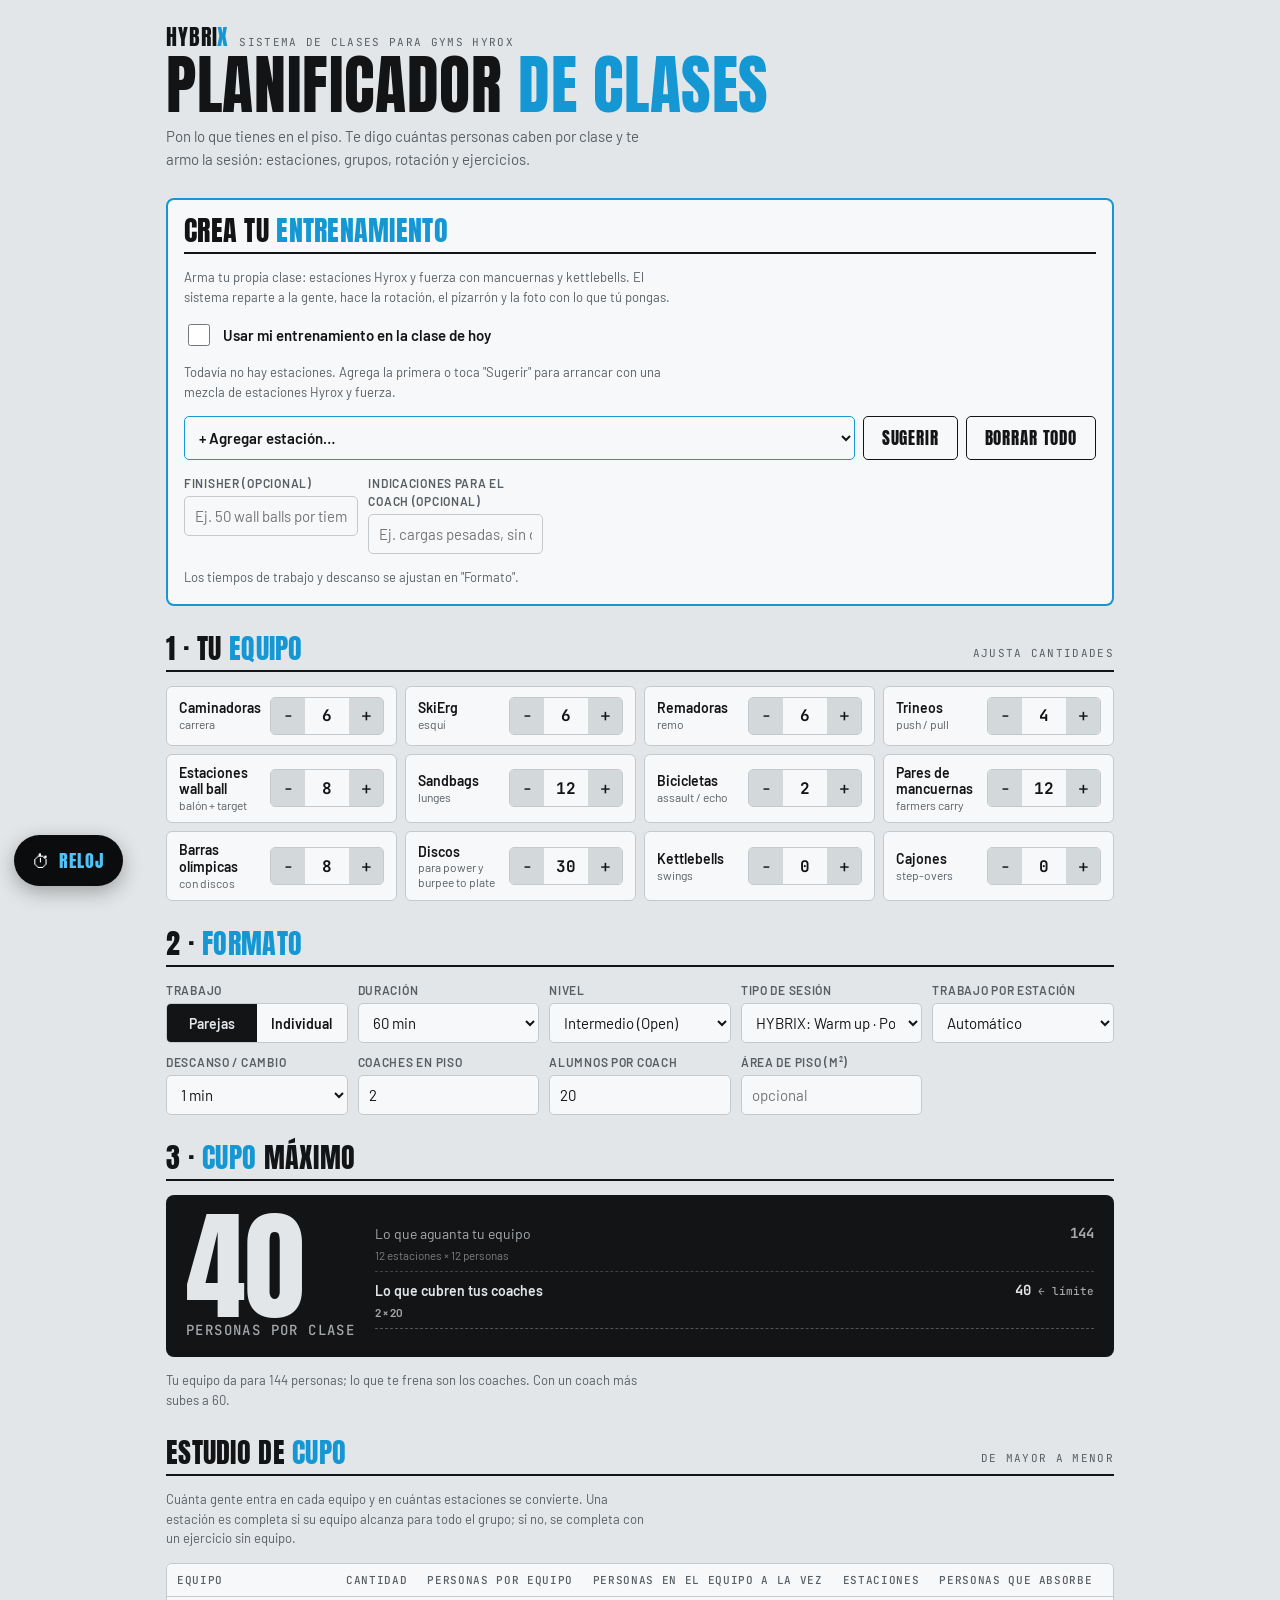
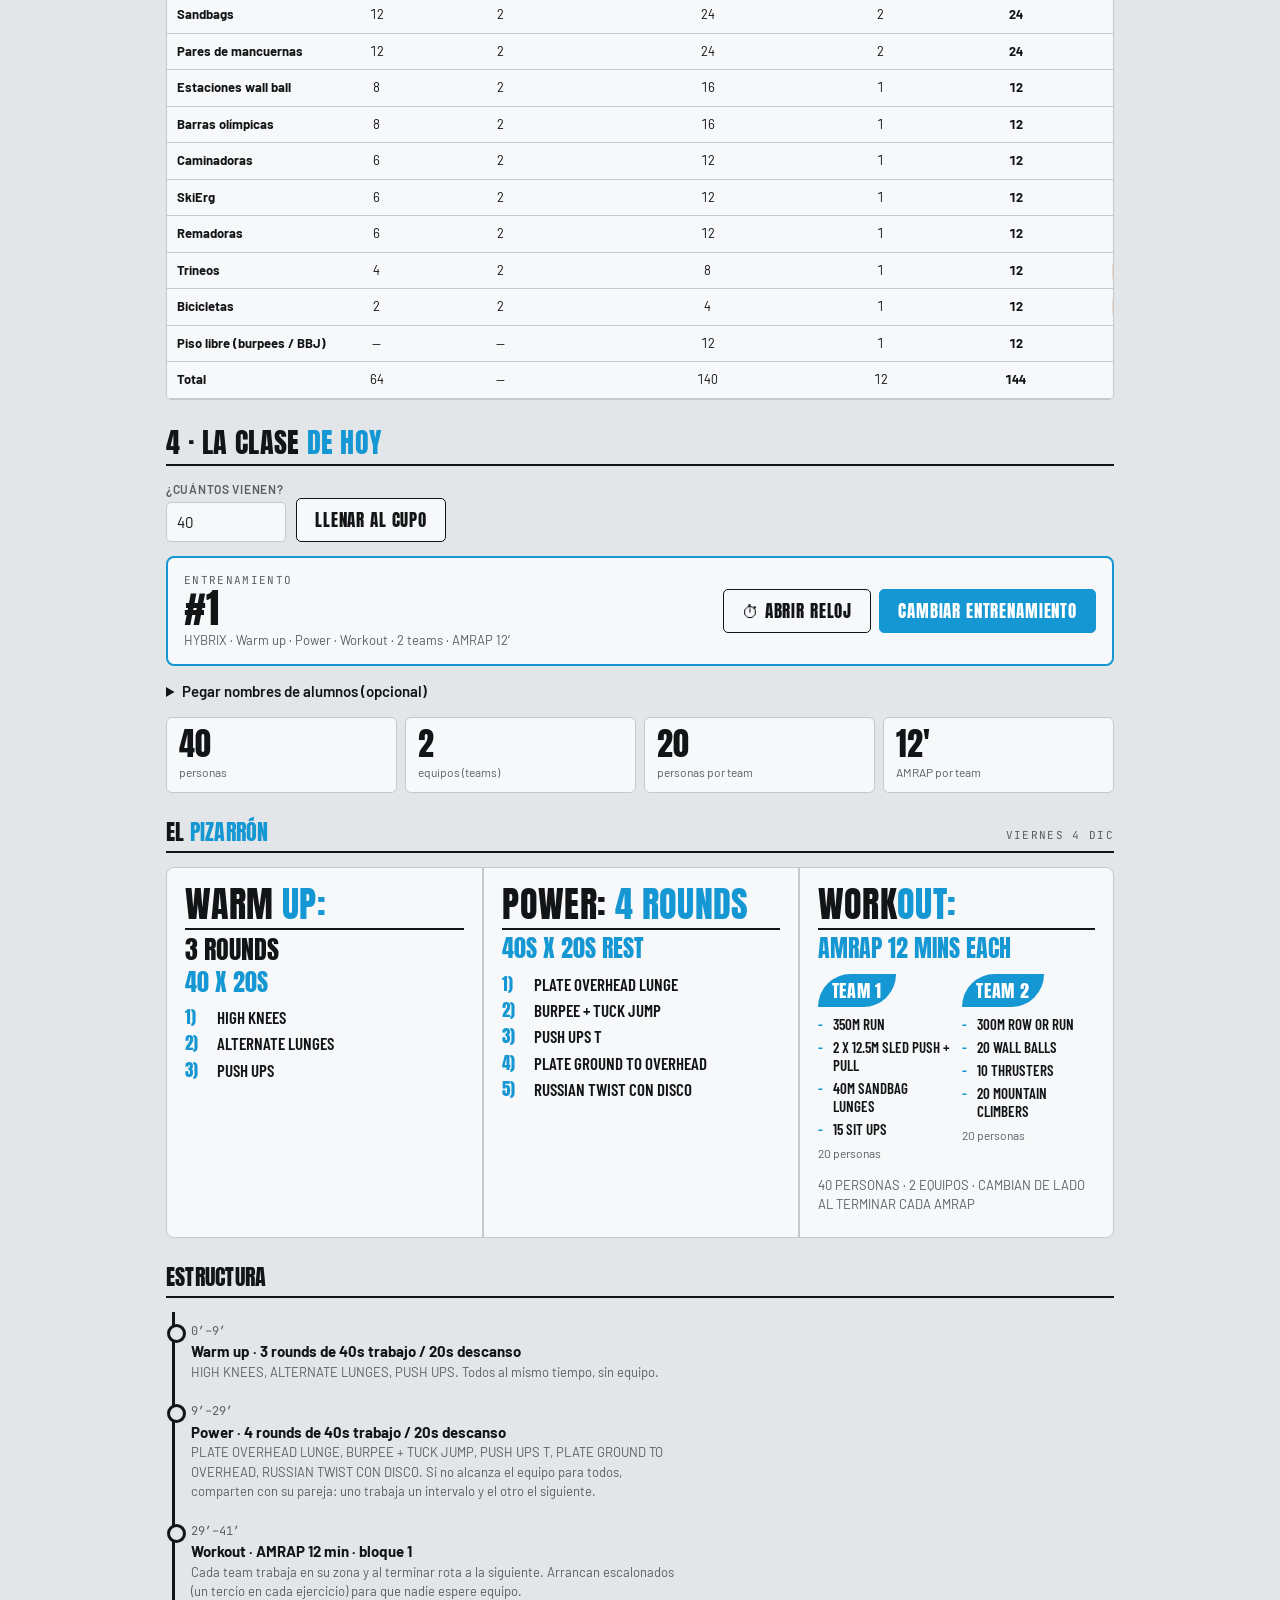
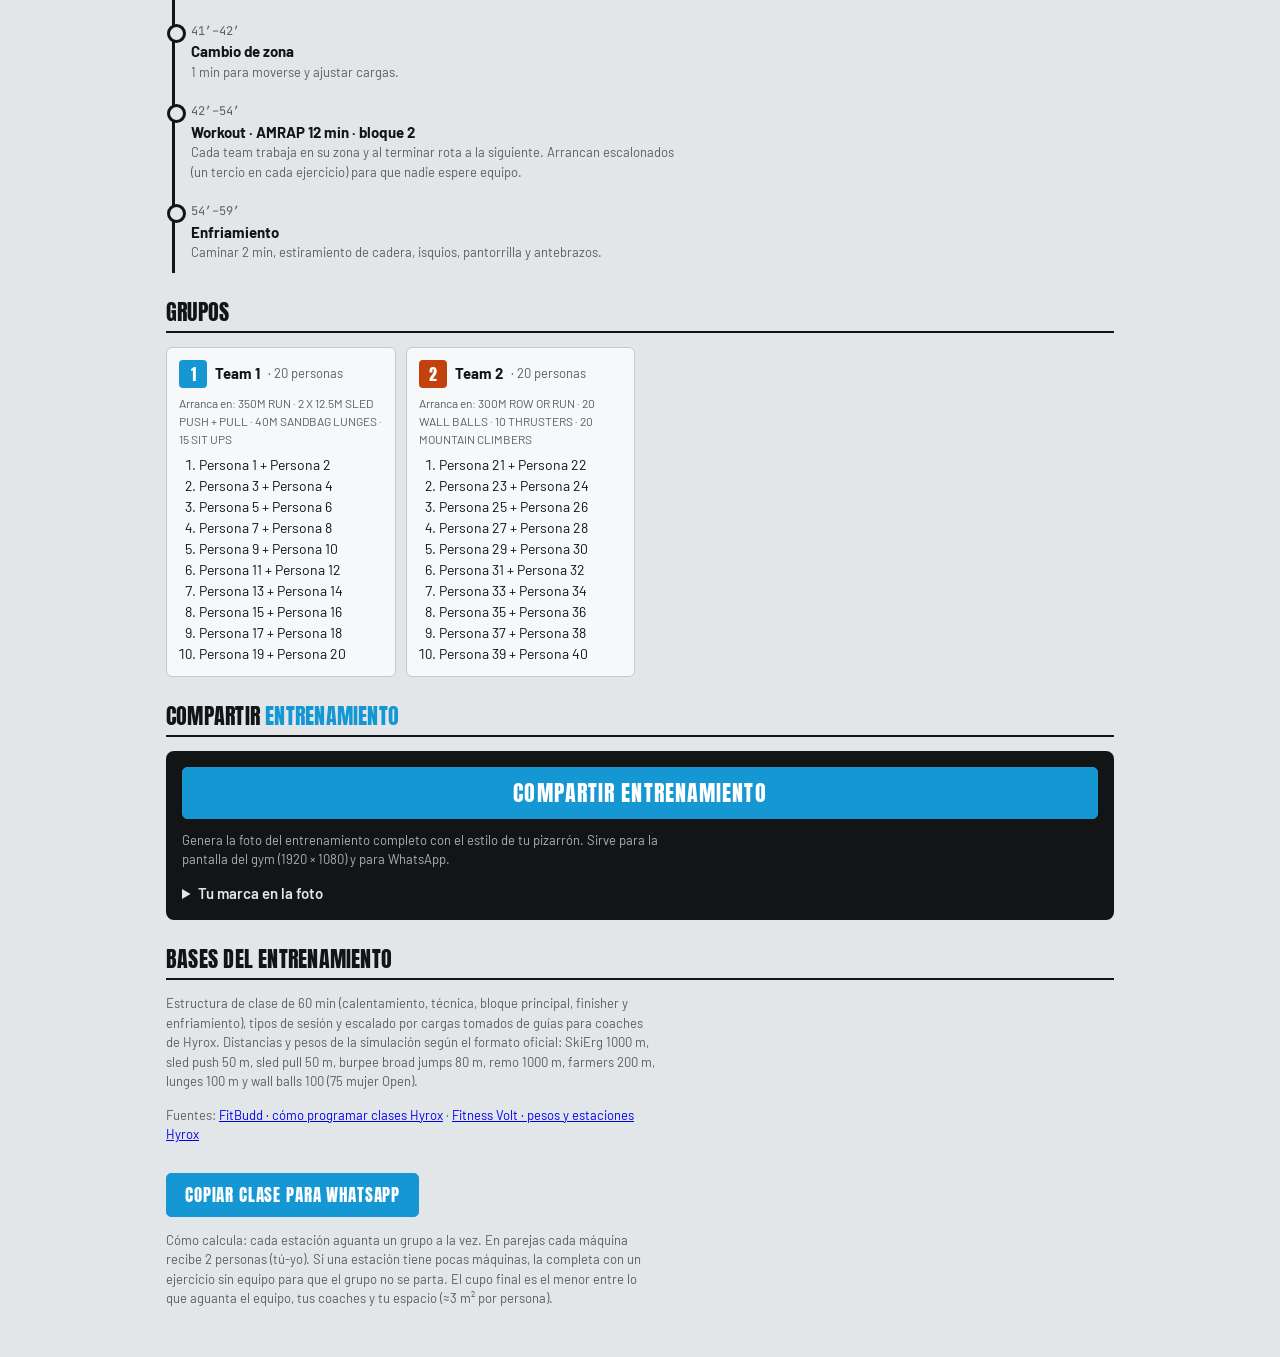
<file: planificador-CON-RELOJ.html>
<!doctype html>
<html lang="es">
<head>
<meta charset="utf-8">
<meta name="viewport" content="width=device-width, initial-scale=1, viewport-fit=cover">
<title>HYBRIX · Planificador de clases</title>
<meta name="description" content="Calcula el cupo de tu gym Hyrox y arma la clase: grupos, estaciones, tiempos y la foto del entrenamiento.">
<meta name="theme-color" content="#121416">
<link rel="manifest" href="manifest.json">
<link rel="icon" href="icon-192.png">
<link rel="apple-touch-icon" href="icon-180.png">
<meta name="apple-mobile-web-app-capable" content="yes">
<meta name="mobile-web-app-capable" content="yes">
<meta name="apple-mobile-web-app-status-bar-style" content="black-translucent">
<meta name="apple-mobile-web-app-title" content="HYBRIX Clases">
<style>:root{padding-top:env(safe-area-inset-top,0px);padding-bottom:env(safe-area-inset-bottom,0px)}body{margin:0}img{max-width:100%}[hidden]{display:none!important}</style>






<link rel="preconnect" href="https://fonts.googleapis.com">
<link rel="stylesheet" href="https://fonts.googleapis.com/css2?family=Anton&family=Barlow+Condensed:wght@500;600;700;800&family=Barlow:wght@400;500;600&family=JetBrains+Mono:wght@500;700&family=Orbitron:wght@700;800&display=swap">
<style>
/* Layout: una columna tipo "pizarrón de box": equipo arriba, cupo al centro, clase generada abajo */
:root{
  --bg:#E3E6E8; --surface:#F7F8F9; --sunk:#D3D8DB; --fg:#121416; --muted:#585F64;
  --line:#C3C9CD; --accent:#1597D3; --accent-ink:#0A6F9F; --accent-fg:#FFFFFF; --warn:#B4520A;
  --display:"Anton","Bebas Neue",Impact,"Arial Narrow",sans-serif;
  --cond:"Barlow Condensed","Arial Narrow",sans-serif;
  --body:"Barlow",system-ui,-apple-system,"Segoe UI",sans-serif;
  --mono:"JetBrains Mono",ui-monospace,Menlo,monospace;
  --g1:#1597D3; --g2:#C2410C; --g3:#0F7A55; --g4:#8B2FC9; --g5:#B8870B; --g6:#C21F5B;
  --g7:#0E7490; --g8:#4D7C0F; --g9:#6B4F2A; --g10:#475569; --g11:#9D174D; --g12:#1E3A8A;
}
@media (prefers-color-scheme:dark){:root:not([data-theme="light"]){
  --bg:#111315; --surface:#1B1E21; --sunk:#24282C; --fg:#ECEFF1; --muted:#98A0A6;
  --line:#30363B; --accent:#4FC3F7; --accent-ink:#4FC3F7; --accent-fg:#06202E; --warn:#F59E57;
  --g1:#4FC3F7; --g2:#FB8B4E; --g3:#3FCB93; --g4:#C08BFF; --g5:#E8B93A; --g6:#FF6F9F;
  --g7:#38C2DE; --g8:#9BD150; --g9:#C9A274; --g10:#A3B1C2; --g11:#F472B6; --g12:#93ACFF;
  color-scheme:dark}}
:root[data-theme="dark"]{
  --bg:#111315; --surface:#1B1E21; --sunk:#24282C; --fg:#ECEFF1; --muted:#98A0A6;
  --line:#30363B; --accent:#4FC3F7; --accent-ink:#4FC3F7; --accent-fg:#06202E; --warn:#F59E57;
  --g1:#4FC3F7; --g2:#FB8B4E; --g3:#3FCB93; --g4:#C08BFF; --g5:#E8B93A; --g6:#FF6F9F;
  --g7:#38C2DE; --g8:#9BD150; --g9:#C9A274; --g10:#A3B1C2; --g11:#F472B6; --g12:#93ACFF;
  color-scheme:dark}
*{box-sizing:border-box}
body{background:var(--bg);color:var(--fg);font-family:var(--body);font-size:15px;line-height:1.5}
.wrap{max-width:980px;margin:0 auto;padding-left:max(16px,env(safe-area-inset-left,0px));padding-right:max(16px,env(safe-area-inset-right,0px));padding-block:20px 48px;display:flex;flex-direction:column;gap:28px}
h1,h2,h3{font-family:var(--display);font-weight:400;text-transform:uppercase;letter-spacing:.01em;margin:0;text-wrap:balance;line-height:1}
h1 em,h2 em,h3 em{font-style:normal;color:var(--accent)}
h1{font-size:clamp(40px,10vw,64px)}
h2{font-size:28px}
h3{font-size:22px}
.eyebrow{font-family:var(--mono);font-size:11px;letter-spacing:.12em;text-transform:uppercase;color:var(--muted)}
p{margin:0}
.lede{color:var(--muted);max-width:62ch;margin-top:8px}
section{display:flex;flex-direction:column;gap:14px}
.sec-head{display:flex;justify-content:space-between;align-items:end;gap:12px;flex-wrap:wrap;border-bottom:2px solid var(--fg);padding-bottom:8px}

/* Equipo */
.equip{display:grid;grid-template-columns:repeat(auto-fill,minmax(200px,1fr));gap:8px}
.eq{background:var(--surface);border:1px solid var(--line);border-radius:6px;padding:10px 12px;display:flex;align-items:center;justify-content:space-between;gap:10px}
.eq label{font-weight:600;font-size:14px;line-height:1.2;min-width:0}
.eq small{display:block;color:var(--muted);font-weight:400;font-size:12px}
.step{display:flex;align-items:center;border:1px solid var(--line);border-radius:5px;overflow:hidden;flex:none}
.step button{width:34px;height:36px;border:0;background:var(--sunk);color:var(--fg);font-size:18px;cursor:pointer;font-family:var(--mono)}
.step input{width:44px;height:36px;border:0;text-align:center;background:var(--surface);color:var(--fg);font-family:var(--mono);font-weight:700;font-size:16px;-moz-appearance:textfield}
.step input::-webkit-inner-spin-button{-webkit-appearance:none}
.settings{display:grid;grid-template-columns:repeat(auto-fill,minmax(150px,1fr));gap:10px}
.field{display:flex;flex-direction:column;gap:4px}
.field span{font-size:12px;color:var(--muted);font-weight:600;text-transform:uppercase;letter-spacing:.06em}
select,.field input,textarea{font:inherit;color:var(--fg);background:var(--surface);border:1px solid var(--line);border-radius:5px;padding:8px 10px;height:40px}
textarea{height:auto;min-height:80px;resize:vertical;width:100%}
.seg{display:flex;border:1px solid var(--line);border-radius:5px;overflow:hidden;height:40px}
.seg button{flex:1;border:0;background:var(--surface);color:var(--fg);font:600 14px var(--body);cursor:pointer}
.seg button[aria-pressed="true"]{background:var(--fg);color:var(--bg)}
button:focus-visible,input:focus-visible,select:focus-visible,textarea:focus-visible{outline:3px solid var(--accent);outline-offset:2px}

/* Cupo */
.cap{background:var(--fg);color:var(--bg);border-radius:8px;padding:20px;display:grid;grid-template-columns:auto 1fr;gap:20px;align-items:center}
.cap .big{font-family:var(--display);font-weight:400;font-size:clamp(72px,18vw,120px);line-height:.85;font-variant-numeric:tabular-nums}
.cap .big small{display:block;font-size:14px;font-family:var(--mono);letter-spacing:.1em;font-weight:500;opacity:.7;margin-top:8px}
.limits{display:flex;flex-direction:column;gap:8px;min-width:0}
.lim{display:flex;justify-content:space-between;gap:10px;font-size:14px;border-bottom:1px dashed color-mix(in srgb,var(--bg) 30%,transparent);padding-bottom:6px}
.lim b{font-family:var(--mono);font-variant-numeric:tabular-nums}
.lim.bind{color:var(--bg);font-weight:600}
.lim.bind b::after{content:" ← límite";font-weight:500;font-size:11px;opacity:.7}
.lim:not(.bind){opacity:.72}
@media (max-width:560px){.cap{grid-template-columns:1fr}}

.today{display:flex;gap:10px;align-items:end;flex-wrap:wrap}
.btn{height:44px;padding:0 18px;border-radius:5px;border:1px solid var(--fg);background:var(--surface);color:var(--fg);font:400 17px var(--display);letter-spacing:.05em;text-transform:uppercase;cursor:pointer}
.btn.primary{background:var(--accent);border-color:var(--accent);color:var(--accent-fg)}

.stats{display:grid;grid-template-columns:repeat(4,1fr);gap:8px}
.stat{background:var(--surface);border:1px solid var(--line);border-radius:6px;padding:10px 12px}
.stat b{display:block;font-family:var(--display);font-size:32px;font-weight:400;line-height:1;font-variant-numeric:tabular-nums}
.stat span{font-size:12px;color:var(--muted)}
@media (max-width:560px){.stats{grid-template-columns:repeat(2,1fr)}}

.timeline{display:flex;flex-direction:column;gap:0;border-left:3px solid var(--fg);margin-left:6px}
.tl{padding:6px 0 10px 16px;position:relative}
.tl::before{content:"";position:absolute;left:-8px;top:12px;width:13px;height:13px;border-radius:50%;background:var(--bg);border:3px solid var(--fg)}
.tl .t{font-family:var(--mono);font-size:12px;color:var(--muted)}
.tl b{display:block}

.stations{display:grid;grid-template-columns:repeat(auto-fill,minmax(280px,1fr));gap:10px}
.st{background:var(--surface);border:1px solid var(--line);border-radius:6px;padding:14px;display:flex;flex-direction:column;gap:8px;min-width:0}
.st-top{display:flex;justify-content:space-between;align-items:start;gap:8px}
.st-num{font-family:var(--display);font-weight:400;font-size:40px;line-height:.8;color:var(--muted)}
.tag{font-family:var(--mono);font-size:11px;padding:2px 7px;border-radius:3px;background:var(--sunk);white-space:nowrap}
.tag.mix{background:color-mix(in srgb,var(--warn) 18%,transparent);color:var(--warn)}
.st p{font-size:14px}
.st .pp{color:var(--muted);font-size:13px;border-top:1px dashed var(--line);padding-top:8px}

.grid-wrap{overflow-x:auto;border:1px solid var(--line);border-radius:6px;background:var(--surface)}
table{border-collapse:collapse;width:100%;font-variant-numeric:tabular-nums}
th,td{padding:8px 10px;border-bottom:1px solid var(--line);text-align:center;font-size:13px;white-space:nowrap}
th{font-family:var(--mono);font-size:11px;font-weight:500;color:var(--muted);text-transform:uppercase;letter-spacing:.06em}
td:first-child,th:first-child{text-align:left;position:sticky;left:0;background:var(--surface)}
.chip{display:inline-grid;place-items:center;min-width:28px;height:28px;border-radius:4px;color:#fff;font:400 16px var(--display)}
:root[data-theme="dark"] .chip{color:#0B0E10}
@media (prefers-color-scheme:dark){:root:not([data-theme="light"]) .chip{color:#0B0E10}}

.groups{display:grid;grid-template-columns:repeat(auto-fill,minmax(210px,1fr));gap:10px}
.grp{background:var(--surface);border:1px solid var(--line);border-radius:6px;padding:12px;display:flex;flex-direction:column;gap:6px}
.grp-h{display:flex;align-items:center;gap:8px}
.grp ol{margin:0;padding-left:20px;font-size:14px}
.grp .start{font-size:12px;color:var(--muted)}
.note{font-size:13px;color:var(--muted);max-width:70ch}
.warn{color:var(--warn);font-weight:600;font-size:14px}
.gen{display:flex;justify-content:space-between;align-items:center;gap:12px;flex-wrap:wrap;background:var(--surface);border:2px solid var(--accent);border-radius:8px;padding:14px 16px}
.gen b{font-family:var(--display);font-size:40px;font-weight:400;line-height:1;font-variant-numeric:tabular-nums}
.st .time{font-family:var(--mono);font-size:12px;color:var(--accent-ink);font-weight:700}
.brand{display:flex;align-items:baseline;gap:10px;flex-wrap:wrap}
.brand .wm{font-family:var(--display);font-size:22px;letter-spacing:.04em}
.brand .wm span{color:var(--accent)}
.board{display:grid;grid-template-columns:repeat(3,minmax(0,1fr));background:var(--surface);border:1px solid var(--line);border-radius:8px;overflow:hidden}
.bcol{padding:18px 18px 22px;display:flex;flex-direction:column;gap:6px;min-width:0}
.bcol+.bcol{border-left:2px solid var(--line)}
.bcol h3{font-size:36px;border-bottom:2px solid var(--fg);padding-bottom:6px}
.bcol .l1{font-family:var(--display);font-size:26px;line-height:1.05}
.bcol .l2{font-family:var(--display);font-size:24px;color:var(--accent);line-height:1.05}
.bcol ol{list-style:none;margin:6px 0 0;padding:0;display:flex;flex-direction:column;gap:6px}
.bcol li{font:600 17px/1.2 var(--cond);text-transform:uppercase;display:flex;gap:10px}
.bcol li b{font-family:var(--display);font-weight:400;color:var(--accent);min-width:22px}
.teams{display:grid;grid-template-columns:repeat(auto-fit,minmax(130px,1fr));gap:12px;margin-top:6px}
.team .pill{display:inline-block;background:var(--accent);color:var(--accent-fg);font:400 18px var(--display);padding:3px 14px;border-radius:999px 6px 999px 6px;letter-spacing:.04em}
.team ul{list-style:none;margin:8px 0 0;padding:0;display:flex;flex-direction:column;gap:5px}
.team li{font:600 15px/1.2 var(--cond);text-transform:uppercase}
.team li::before{content:"- ";color:var(--accent)}
.team small{display:block;color:var(--muted);font-size:12px;margin-top:6px}
@media (max-width:720px){.board{grid-template-columns:1fr}.bcol+.bcol{border-left:0;border-top:2px solid var(--line)}}
.share{display:flex;flex-direction:column;gap:12px;background:var(--fg);color:var(--bg);border-radius:8px;padding:16px}
.share .btn{background:var(--accent);border-color:var(--accent);color:var(--accent-fg);height:52px;font-size:22px}
.share .note{color:inherit;opacity:.75}
.share input[type=text],.share input[type=file]{font:inherit;color:var(--fg);background:var(--surface);border:1px solid var(--line);border-radius:5px;padding:8px 10px;height:40px;width:100%}
.share .fields{display:grid;grid-template-columns:repeat(auto-fit,minmax(180px,1fr));gap:10px}
.share .field span{color:inherit;opacity:.7}
.coach{background:var(--surface);border:2px solid var(--accent);border-radius:8px;padding:16px}
.switch{display:flex;align-items:center;gap:10px;font-weight:600;cursor:pointer}
.switch input{width:22px;height:22px;accent-color:var(--accent)}
.crows{display:flex;flex-direction:column;gap:10px}
.crow{display:grid;grid-template-columns:32px minmax(0,2fr) minmax(0,1fr) minmax(0,1.6fr) auto;gap:8px;align-items:end;padding-bottom:10px;border-bottom:1px dashed var(--line)}
.crow .cn{font-family:var(--display);font-size:28px;color:var(--accent-ink);line-height:40px}
.crow select,.crow input{width:100%;min-width:0}
.cbtns{display:flex;gap:4px}
.ib{width:40px;height:40px;border:1px solid var(--line);background:var(--sunk);color:var(--fg);border-radius:5px;font-size:18px;cursor:pointer}
.cwarn{grid-column:2/-1;margin:0;font-size:13px}
.cactions{display:flex;gap:8px;flex-wrap:wrap;align-items:center}
.cactions select{flex:1 1 220px;height:44px;font:inherit;color:var(--fg);background:var(--surface);border:1px solid var(--accent);border-radius:5px;padding:0 10px;font-weight:600}
@media (max-width:640px){.crow{grid-template-columns:28px minmax(0,1fr) minmax(0,1.3fr) auto;grid-template-areas:"n x x x" "q q l b" "w w w w"}.crow .cn{grid-area:n}.crow .cx{grid-area:x}.crow .field:nth-of-type(2){grid-area:q}.crow .field:nth-of-type(3){grid-area:l}.crow .cbtns{grid-area:b}.crow .cwarn{grid-area:w}}
.actions{display:flex;gap:8px;flex-wrap:wrap}
.toast{font-size:13px;color:var(--muted);align-self:center}
details summary{cursor:pointer;font-weight:600}
@media (prefers-reduced-motion:no-preference){.st,.grp{transition:border-color .2s}}
</style>

</head>
<body>
<div class="wrap">
  <header>
    <div class="brand"><span class="wm" id="wmTop">HYBRI<span>X</span></span><span class="eyebrow">sistema de clases para gyms Hyrox</span></div>
    <h1>Planificador <em>de clases</em></h1>
    <p class="lede">Pon lo que tienes en el piso. Te digo cuántas personas caben por clase y te armo la sesión: estaciones, grupos, rotación y ejercicios.</p>
  </header>

  <section class="coach" id="coachSec">
    <div class="sec-head"><h2>Crea tu <em>entrenamiento</em></h2><span class="eyebrow" id="coachCount"></span></div>
    <p class="note">Arma tu propia clase: estaciones Hyrox y fuerza con mancuernas y kettlebells. El sistema reparte a la gente, hace la rotación, el pizarrón y la foto con lo que tú pongas.</p>
    <label class="switch"><input type="checkbox" id="coachOn"><span>Usar mi entrenamiento en la clase de hoy</span></label>
    <div id="coachRows" class="crows"></div>
    <div class="cactions">
      <select id="coachAdd" aria-label="Agregar estación"></select>
      <button class="btn" type="button" id="coachSuggest">Sugerir</button>
      <button class="btn" type="button" id="coachClear">Borrar todo</button>
    </div>
    <div class="settings">
      <label class="field"><span>Finisher (opcional)</span><input type="text" id="coachFin" placeholder="Ej. 50 wall balls por tiempo"></label>
      <label class="field"><span>Indicaciones para el coach (opcional)</span><input type="text" id="coachNotes" placeholder="Ej. cargas pesadas, sin descanso entre series"></label>
    </div>
    <p class="note">Los tiempos de trabajo y descanso se ajustan en "Formato".</p>
  </section>

  <section>
    <div class="sec-head"><h2>1 · Tu <em>equipo</em></h2><span class="eyebrow">ajusta cantidades</span></div>
    <div class="equip" id="equip"></div>
  </section>

  <section>
    <div class="sec-head"><h2>2 · <em>Formato</em></h2></div>
    <div class="settings">
      <div class="field"><span>Trabajo</span>
        <div class="seg" id="modeSeg"><button type="button" data-v="p">Parejas</button><button type="button" data-v="i">Individual</button></div>
      </div>
      <div class="field"><span>Duración</span>
        <select id="dur"><option value="45">45 min</option><option value="60">60 min</option><option value="75">75 min</option><option value="90">90 min</option></select>
      </div>
      <div class="field"><span>Nivel</span>
        <select id="lvl"><option value="0">Principiante</option><option value="1">Intermedio (Open)</option><option value="2">Avanzado (Pro)</option></select>
      </div>
      <div class="field"><span>Tipo de sesión</span>
        <select id="sess"><option value="hybrix">HYBRIX: Warm up · Power · Workout</option><option value="circuito">Circuito de estaciones</option><option value="compromised">Compromised running</option><option value="fuerza">Fuerza-resistencia</option><option value="motor">Motor (EMOM / intervalos)</option><option value="simulacion">Simulación Hyrox</option></select>
      </div>
      <div class="field"><span>Trabajo por estación</span>
        <select id="work"><option value="auto">Automático</option><option value="1.5">1′30″</option><option value="2">2 min</option><option value="2.5">2′30″</option><option value="3">3 min</option><option value="4">4 min</option><option value="5">5 min</option><option value="6">6 min</option><option value="8">8 min</option><option value="10">10 min</option></select>
      </div>
      <div class="field"><span>Descanso / cambio</span>
        <select id="rest"><option value="0.5">30 s</option><option value="1">1 min</option><option value="1.5">1′30″</option><option value="2">2 min</option><option value="3">3 min</option></select>
      </div>
      <div class="field"><span>Coaches en piso</span><input id="coaches" type="number" min="1" max="10" inputmode="numeric"></div>
      <div class="field"><span>Alumnos por coach</span><input id="ratio" type="number" min="6" max="40" inputmode="numeric"></div>
      <div class="field"><span>Área de piso (m²)</span><input id="area" type="number" min="0" placeholder="opcional" inputmode="numeric"></div>
    </div>
  </section>

  <section>
    <div class="sec-head"><h2>3 · <em>Cupo</em> máximo</h2></div>
    <div class="cap">
      <div class="big"><span id="capNum">0</span><small>PERSONAS POR CLASE</small></div>
      <div class="limits" id="limits"></div>
    </div>
    <p class="note" id="capNote"></p>
  </section>

  <section>
    <div class="sec-head"><h2>Estudio de <em>cupo</em></h2><span class="eyebrow">de mayor a menor</span></div>
    <p class="note">Cuánta gente entra en cada equipo y en cuántas estaciones se convierte. Una estación es completa si su equipo alcanza para todo el grupo; si no, se completa con un ejercicio sin equipo.</p>
    <div class="grid-wrap"><table id="study"></table></div>
  </section>

  <section>
    <div class="sec-head"><h2>4 · La clase <em>de hoy</em></h2></div>
    <div class="today">
      <div class="field"><span>¿Cuántos vienen?</span><input id="people" type="number" min="2" inputmode="numeric" style="width:120px"></div>
      <button class="btn" type="button" id="useMax">Llenar al cupo</button>
    </div>
    <div class="gen">
      <div><div class="eyebrow">Entrenamiento</div><b id="genNum">#1</b><p class="note" id="genSess"></p></div>
      <div class="row" style="display:flex;gap:8px;flex-wrap:wrap"><button class="btn" type="button" onclick="document.getElementById('tOpen').click()">⏱ Abrir reloj</button><button class="btn primary" type="button" id="shuffle">Cambiar entrenamiento</button></div>
    </div>
    <details>
      <summary>Pegar nombres de alumnos (opcional)</summary>
      <p class="note" style="margin:6px 0">Uno por renglón. Los que van juntos en pareja, uno debajo del otro.</p>
      <textarea id="names" placeholder="Ana&#10;Luis&#10;Karla&#10;Pepe"></textarea>
    </details>
    <p class="warn" id="warn" hidden></p>
    <div class="stats" id="stats"></div>
  </section>

  <section>
    <div class="sec-head"><h3>El <em>pizarrón</em></h3><span class="eyebrow" id="boardDate"></span></div>
    <div class="board" id="board"></div>
  </section>

  <section>
    <div class="sec-head"><h3>Estructura</h3></div>
    <div class="timeline" id="timeline"></div>
  </section>

  <section id="secStations">
    <div class="sec-head"><h3>Estaciones</h3><span class="eyebrow" id="stEyebrow"></span></div>
    <div class="stations" id="stations"></div>
  </section>

  <section id="secRot">
    <div class="sec-head"><h3>Rotación</h3><span class="eyebrow">cada letra es un grupo</span></div>
    <div class="grid-wrap"><table id="rot"></table></div>
  </section>

  <section>
    <div class="sec-head"><h3>Grupos</h3></div>
    <div class="groups" id="groups"></div>
  </section>

  <section>
    <div class="sec-head"><h3>Compartir <em>entrenamiento</em></h3></div>
    <div class="share">
      <button class="btn" type="button" id="shareBtn">Compartir entrenamiento</button>
      <p class="note" id="shareMsg">Genera la foto del entrenamiento completo con el estilo de tu pizarrón. Sirve para la pantalla del gym (1920 × 1080) y para WhatsApp.</p>
      <img id="photo" hidden alt="Foto del entrenamiento completo: warm up, power y workout" style="width:100%;border-radius:6px">
      <details>
        <summary>Tu marca en la foto</summary>
        <div class="fields" style="margin-top:10px">
          <label class="field"><span>Nombre del gym</span><input type="text" id="gym"></label>
          <label class="field"><span>Frase debajo del nombre</span><input type="text" id="tagline"></label>
          <label class="field"><span>Foto de fondo (opcional)</span><input type="file" id="bgFile" accept="image/*"></label>
        </div>
      </details>
    </div>
  </section>

  <section>
    <div class="sec-head"><h3>Bases del entrenamiento</h3></div>
    <p class="note">Estructura de clase de 60 min (calentamiento, técnica, bloque principal, finisher y enfriamiento), tipos de sesión y escalado por cargas tomados de guías para coaches de Hyrox. Distancias y pesos de la simulación según el formato oficial: SkiErg 1000 m, sled push 50 m, sled pull 50 m, burpee broad jumps 80 m, remo 1000 m, farmers 200 m, lunges 100 m y wall balls 100 (75 mujer Open).</p>
    <p class="note">Fuentes: <a href="https://www.fitbudd.com/insights/how-do-you-run-hyrox-classes-at-your-gym-a-coachs-guide-to-programming-scaling-filling-them">FitBudd · cómo programar clases Hyrox</a> · <a href="https://fitnessvolt.com/roxrace/weights/">Fitness Volt · pesos y estaciones Hyrox</a></p>
  </section>

  <section>
    <div class="actions">
      <button class="btn primary" type="button" id="copy">Copiar clase para WhatsApp</button>
      <span class="toast" id="toast" role="status"></span>
    </div>
    <textarea id="copyFallback" hidden readonly style="min-height:200px"></textarea>
    <p class="note">Cómo calcula: cada estación aguanta un grupo a la vez. En parejas cada máquina recibe 2 personas (tú-yo). Si una estación tiene pocas máquinas, la completa con un ejercicio sin equipo para que el grupo no se parta. El cupo final es el menor entre lo que aguanta el equipo, tus coaches y tu espacio (≈3 m² por persona).</p>
  </section>
</div>

<script>
const EQUIP = [
  {id:'run', n:'Caminadoras', h:'carrera', q:6, ppu:{i:1,p:2}},
  {id:'ski', n:'SkiErg', h:'esquí', q:6, ppu:{i:1,p:2}},
  {id:'row', n:'Remadoras', h:'remo', q:6, ppu:{i:1,p:2}},
  {id:'sled',n:'Trineos', h:'push / pull', q:4, ppu:{i:2,p:2}},
  {id:'wb',  n:'Estaciones wall ball', h:'balón + target', q:8, ppu:{i:1,p:2}},
  {id:'sb',  n:'Sandbags', h:'lunges', q:12, ppu:{i:1,p:2}, split:true},
  {id:'bike',n:'Bicicletas', h:'assault / echo', q:2, ppu:{i:1,p:2}},
  {id:'db',  n:'Pares de mancuernas', h:'farmers carry', q:12, ppu:{i:1,p:2}, split:true},
  {id:'bar', n:'Barras olímpicas', h:'con discos', q:8, ppu:{i:1,p:2}, split:true},
  {id:'plate',n:'Discos', h:'para power y burpee to plate', q:30, ppu:{i:1,p:2}, nostation:true},
  {id:'kb',  n:'Kettlebells', h:'swings', q:0, ppu:{i:1,p:2}, split:true},
  {id:'box', n:'Cajones', h:'step-overs', q:0, ppu:{i:1,p:2}},
];
const LOAD = {
  wb:['4 kg / 6 kg','4 kg mujer · 6 kg hombre','6 kg mujer · 9 kg hombre'],
  sb:['5–10 kg','10 kg mujer · 20 kg hombre','20 kg mujer · 30 kg hombre'],
  db:['2×8 / 2×12 kg','2×16 kg mujer · 2×24 kg hombre','2×24 kg mujer · 2×32 kg hombre'],
  sled:['trineo + 20–40 kg','carga Open reducida (~70%)','carga Open: 102 kg mujer · 152 kg hombre (push)'],
  bar:['solo barra / 30 kg','30 kg mujer · 40 kg hombre','40 kg mujer · 60 kg hombre'],
  kb:['12 kg / 16 kg','16 kg / 24 kg','24 kg / 32 kg'],
};
/* ---------- Generador de entrenamientos (semilla = número de entrenamiento) ---------- */
function rng(seed){let a=seed>>>0;return()=>{a|=0;a=a+0x6D2B79F5|0;let t=Math.imul(a^a>>>15,1|a);t=t+Math.imul(t^t>>>7,61|t)^t;return((t^t>>>14)>>>0)/4294967296;};}
const pick=(R,a)=>a[Math.floor(R()*a.length)];
const MOVES = {
  run:[{t:'Carrera',u:'m',r:[200,300,400],st:50},{t:'Carrera en inclinación',u:'m',r:[150,200,300],st:50},{t:'Sprints en caminadora',u:'m',r:[100,150,200],st:50},{t:'Ritmo de 1 km Hyrox',u:'m',r:[250,400,500],st:50}],
  ski:[{t:'SkiErg',u:'cal',r:[10,12,15],st:1},{t:'SkiErg',u:'m',r:[200,250,300],st:50},{t:'SkiErg sprint',u:'cal',r:[6,8,10],st:1}],
  row:[{t:'Remo',u:'cal',r:[12,15,18],st:1},{t:'Remo',u:'m',r:[200,250,300],st:50},{t:'Remo sprint',u:'cal',r:[8,10,12],st:1}],
  sled:[{t:'Sled push',u:'vueltas de 12.5 m',r:[2,2,3],st:1,load:'sled'},{t:'Sled pull',u:'vueltas de 12.5 m',r:[2,2,3],st:1,load:'sled'},{t:'Sled push + pull',u:'vueltas de 12.5 m',r:[2,3,4],st:1,load:'sled'}],
  wb:[{t:'Wall balls',u:'reps',r:[10,15,20],st:1,load:'wb'},{t:'Wall balls con pausa abajo',u:'reps',r:[8,10,12],st:1,load:'wb'},{t:'Wall balls + burpee',u:'rondas de 5 WB + 2 burpees',r:[2,3,4],st:1,load:'wb'}],
  sb:[{t:'Sandbag lunges',u:'m',r:[10,20,25],st:5,load:'sb'},{t:'Sandbag over shoulder',u:'reps',r:[6,8,10],st:1,load:'sb'},{t:'Sandbag bear hug carry',u:'m',r:[20,30,40],st:10,load:'sb'},{t:'Sandbag squats',u:'reps',r:[10,12,15],st:1,load:'sb'}],
  bike:[{t:'Bici',u:'cal',r:[8,10,12],st:1},{t:'Bici sprint',u:'cal',r:[5,6,8],st:1}],
  db:[{t:'Farmers carry',u:'m',r:[20,30,40],st:10,load:'db'},{t:'Devil press',u:'reps',r:[5,6,8],st:1,load:'db'},{t:'Thrusters con mancuernas',u:'reps',r:[8,10,12],st:1,load:'db'},{t:'Snatch alternado',u:'reps',r:[10,12,16],st:2,load:'db'}],
  bar:[{t:'Thrusters con barra',u:'reps',r:[8,10,12],st:1,load:'bar'},{t:'Deadlift',u:'reps',r:[8,10,12],st:1,load:'bar'},{t:'Front squat',u:'reps',r:[6,8,10],st:1,load:'bar'},{t:'Burpee sobre la barra',u:'reps',r:[6,8,10],st:1}],
  kb:[{t:'Swings',u:'reps',r:[12,15,20],st:1,load:'kb'},{t:'Goblet lunges',u:'reps',r:[10,12,16],st:2,load:'kb'},{t:'KB front rack carry',u:'m',r:[20,30,40],st:10,load:'kb'}],
  bbj:[{t:'Burpee broad jumps',u:'m',r:[20,30,40],st:5},{t:'Burpees',u:'reps',r:[8,10,12],st:1},{t:'Burpees + walking lunges',u:'rondas de 5 burpees + 10 m de lunges',r:[2,3,4],st:1}],
  box:[{t:'Box step-overs',u:'reps',r:[10,12,16],st:2},{t:'Box jumps',u:'reps',r:[8,10,12],st:1}],
};
const SUP=[L=>`${[6,8,10][L]} burpees`,L=>`${[10,15,20][L]} air squats`,()=>'plancha alta',()=>'wall sit',L=>`${[6,8,12][L]} push-ups`,L=>`${[10,12,16][L]} lunges sin peso`,L=>`${[16,20,30][L]} mountain climbers`,()=>'hollow hold',L=>`${[4,6,8][L]} burpee broad jumps`,L=>`${[8,10,12][L]} sit-ups`];
const FORM={p:['Tú-yo','Relevos','Por minuto','Acumulado'],i:['Series','EMOM','Intervalos','AMRAP','Escalera']};
const SIM={run:[1000,'m de carrera'],ski:[1000,'m de SkiErg'],sled:[50,'m de sled push y la misma distancia de sled pull'],row:[1000,'m de remo'],db:[200,'m de farmers carry'],sb:[100,'m de sandbag lunges'],wb:[100,'wall balls (75 mujer Open)'],bike:[1000,'m de bici (sustituto de carrera)'],bbj:[80,'m de burpee broad jumps']};
const SIMLOAD={sled:'sled',db:'db',sb:'sb',wb:'wb'};
const SESS={hybrix:'HYBRIX · Warm up · Power · Workout',circuito:'Circuito de estaciones',compromised:'Compromised running',fuerza:'Fuerza-resistencia',motor:'Motor (EMOM / intervalos)',simulacion:'Simulación Hyrox'};
function fmt(min){const m=Math.floor(min), sec=Math.round((min-m)*60); return sec?`${m}′${String(sec).padStart(2,'0')}″`:`${m}′`;}
function genEx(id,L,R,workMin){
  const ses=S.sess||'circuito';
  const moves=MOVES[id];
  const mv = ses==='fuerza' ? (pick(R,moves.filter(x=>x.load))||pick(R,moves)) : pick(R,moves);
  const vary=0.8+R()*0.45;
  const base = ses==='fuerza'? mv.r[L]*0.7 : mv.r[L];
  const r=Math.max(mv.st,Math.round(base*vary/mv.st)*mv.st);
  const sup=pick(R,SUP)(L); const what=`${r} ${mv.u}`;
  const load=mv.load?` Carga: ${LOAD[mv.load][L]}.`:'';
  const P=S.mode==='p';
  if(ses==='simulacion'&&SIM[id]){
    const [vol,lab]=SIM[id]; const sc=[0.25,0.5,1][L]; const v=Math.round(vol*sc/(vol>=100?10:5))*(vol>=100?10:5);
    const l=SIMLOAD[id]?` Carga: ${LOAD[SIMLOAD[id]][L]}.`:'';
    return {t:{run:'Carrera',ski:'SkiErg',sled:'Sled push + pull',row:'Remo',db:'Farmers carry',sb:'Sandbag lunges',wb:'Wall balls',bike:'Bici',bbj:'Burpee broad jumps'}[id],f:'Simulación',
      txt:`Completen ${v} ${lab}${P?', repartidos entre la pareja como quieran':''}. Quien termine antes hace ${sup} hasta el silbatazo.${l}`};
  }
  if(ses==='compromised'){
    const run=[200,300,400][L];
    const txt=P?`Uno corre ${run} m (pista o caminadora libre) mientras su pareja hace ${id==='run'?sup:`${what} de ${mv.t}`}. Al regresar cambian. Corran a ritmo de carrera, no de trote.`
               :`${run} m de carrera + ${id==='run'?sup:`${what} de ${mv.t}`}. Repite sin descanso hasta el silbatazo.`;
    return {t:mv.t,f:'Compromised',txt:txt+load};
  }
  if(ses==='fuerza'){
    const rs=pick(R,[45,60,75]);
    const txt=P?`Series de ${what}. Uno trabaja, el otro descansa ${rs} s o ayuda a cargar. ${mv.load?'Suban carga si la última serie se sintió fácil.':'Ritmo de competencia, sin bajar en cada serie.'}`
               :`Series de ${what} con ${rs} s de descanso. ${mv.load?'Suban carga si la última serie se sintió fácil.':'Ritmo de competencia, sin bajar en cada serie.'}`;
    return {t:mv.t,f:'Fuerza',txt:txt+load};
  }
  const f = ses==='motor' ? pick(R,P?['Por minuto','Relevos']:['EMOM','Intervalos']) : pick(R,FORM[S.mode]);
  let txt;
  switch(f){
    case 'Tú-yo': txt=`Uno hace ${what} y su pareja ${sup}. Al terminar cambian.`;break;
    case 'Relevos': txt=`Relevos de ${what}. El que espera hace ${sup}. Cuenten cuántos relevos sacan.`;break;
    case 'Por minuto': txt=`Cada minuto cambian: uno trabaja en ${mv.t} todo el minuto, el otro hace ${sup}.`;break;
    case 'Acumulado': txt=`Entre los dos acumulen el máximo de ${mv.u} en ${workMin}. Se turnan cuando quieran; el que espera hace ${sup}.`;break;
    case 'Series': {const rs=pick(R,[20,30,40]); txt=`${what} + ${rs} s de descanso. Repite hasta que acabe el tiempo.`;break;}
    case 'EMOM': txt=`Al inicio de cada minuto: ${Math.max(mv.st,Math.round(r*0.7/mv.st)*mv.st)} ${mv.u}. Lo que sobra del minuto es descanso.`;break;
    case 'Intervalos': {const [a,b]=pick(R,[[30,30],[40,20],[45,15],[20,10]]); txt=`${a} s de trabajo / ${b} s de descanso en ${mv.t} a ritmo fuerte.`;break;}
    case 'AMRAP': txt=`Máximo de ${mv.u} de ${mv.t} en ${workMin}. Anota tu total.`;break;
    case 'Escalera': {const s0=Math.max(mv.st,Math.round(r*0.5/mv.st)*mv.st); txt=`Escalera: ${s0}, ${s0*2}, ${s0*3}… ${mv.u} sin parar. Llega lo más alto posible.`;break;}
  }
  return {t:mv.t,f,txt:txt+load};
}
const FINISH=[L=>`${[30,40,50][L]} wall balls por tiempo`,L=>`${[40,60,80][L]} m de burpee broad jumps`,L=>`Benchmark: ${[500,800,1000][L]} m de carrera + ${[30,40,50][L]} wall balls + ${[500,800,1000][L]} m de carrera. Anoten la diferencia entre las dos carreras`,L=>`3 rondas: ${[10,15,20][L]} wall balls + ${[5,8,10][L]} burpee broad jumps`];
const FILL = {bike:'burpee broad jumps', sled:'lunges sin peso + plancha', default:'burpee broad jumps'};
const FLOOR={id:'bbj', n:'Piso libre', h:'sin equipo', ppu:{i:1,p:2}};
/* ---------- Entrenamiento del coach ---------- */
const DBL=['2×7.5 kg mujer · 2×10 kg hombre','2×10 kg mujer · 2×15 kg hombre','2×15 kg mujer · 2×22.5 kg hombre'];
const KBL=['8 kg mujer · 12 kg hombre','12 kg mujer · 16 kg hombre','16 kg mujer · 24 kg hombre'];
const CAT=[
  {g:'Estaciones Hyrox',items:[
    ['run','Carrera','run',['300 m','400 m','500 m']],['ski','SkiErg','ski',['200 m','250 m','300 m']],['row','Remo','row',['200 m','250 m','300 m']],
    ['bike','Bici','bike',['10 cal','12 cal','15 cal']],['sledpush','Sled push','sled',['2 × 12.5 m','2 × 12.5 m','4 × 12.5 m'],'sled'],['sledpull','Sled pull','sled',['2 × 12.5 m','2 × 12.5 m','4 × 12.5 m'],'sled'],
    ['wb','Wall balls','wb',['12 reps','15 reps','20 reps'],'wb'],['sbl','Sandbag lunges','sb',['10 m','20 m','25 m'],'sb'],['farm','Farmers carry','db',['30 m','40 m','50 m'],'db'],['bbj','Burpee broad jumps','bbj',['10 m','20 m','30 m']]]},
  {g:'Fuerza con mancuernas',items:[
    ['dgob','Goblet squat (mancuerna)','db',['10 reps','12 reps','15 reps'],'dbs'],['dthr','Thrusters con mancuernas','db',['8 reps','10 reps','12 reps'],'dbs'],
    ['ddev','Devil press','db',['5 reps','6 reps','8 reps'],'dbs'],['dren','Renegade row','db',['6 reps','8 reps','10 reps'],'dbs'],
    ['dpp','Push press','db',['8 reps','10 reps','12 reps'],'dbs'],['drdl','Peso muerto rumano','db',['10 reps','12 reps','15 reps'],'dbs'],
    ['dlun','Reverse lunge + curl','db',['8 reps','10 reps','12 reps'],'dbs'],['dsn','Snatch alternado','db',['10 reps','12 reps','16 reps'],'dbs'],
    ['dfp','Floor press','db',['10 reps','12 reps','15 reps'],'dbs'],['dstep','Step ups con mancuernas','db',['10 reps','12 reps','16 reps'],'dbs'],
    ['dmm','Man maker','db',['4 reps','5 reps','6 reps'],'dbs'],['drow','Remo con mancuerna','db',['10 reps','12 reps','15 reps'],'dbs']]},
  {g:'Fuerza con kettlebells',items:[
    ['ksw','Swings rusos','kb',['12 reps','15 reps','20 reps'],'kbs'],['ksa','Swings americanos','kb',['10 reps','12 reps','15 reps'],'kbs'],
    ['kgob','Goblet squat (kettlebell)','kb',['10 reps','12 reps','15 reps'],'kbs'],['kcp','Clean & press','kb',['6 reps','8 reps','10 reps'],'kbs'],
    ['ksn','KB snatch','kb',['6 reps','8 reps','10 reps'],'kbs'],['kdl','KB deadlift','kb',['12 reps','15 reps','20 reps'],'kbs'],
    ['khp','KB high pull','kb',['10 reps','12 reps','15 reps'],'kbs'],['kfr','Front rack lunges','kb',['8 reps','10 reps','12 reps'],'kbs'],
    ['ktgu','Turkish get up','kb',['2 reps','3 reps','4 reps'],'kbs'],['kcar','KB farmers carry','kb',['30 m','40 m','50 m'],'kbs']]},
  {g:'Barra',items:[['bthr','Thrusters con barra','bar',['8 reps','10 reps','12 reps'],'bar'],['bdl','Deadlift','bar',['8 reps','10 reps','12 reps'],'bar'],['bfs','Front squat','bar',['6 reps','8 reps','10 reps'],'bar']]},
  {g:'Peso corporal',items:[['burp','Burpees','bbj',['8 reps','10 reps','12 reps']],['pu','Push ups','bbj',['8 reps','10 reps','15 reps']],['su','Sit ups','bbj',['12 reps','15 reps','20 reps']],['as','Air squats','bbj',['15 reps','20 reps','25 reps']],['mc','Mountain climbers','bbj',['20 reps','30 reps','40 reps']],['vu','V ups','bbj',['8 reps','10 reps','15 reps']]]},
];
const CX={}; CAT.forEach(g=>g.items.forEach(([id,n,eq,qty,lk])=>CX[id]={id,n,eq,qty,lk,g:g.g}));
const loadFor=(c,L)=>c.lk==='dbs'?DBL[L]:c.lk==='kbs'?KBL[L]:c.lk?LOAD[c.lk][L]:'';
const optsHTML=CAT.map(g=>`<optgroup label="${g.g}">${g.items.map(([id,n])=>`<option value="${id}">${n}</option>`).join('')}</optgroup>`).join('');
function newRow(id){const c=CX[id]; return {x:id, qty:c.qty[S.lvl], load:loadFor(c,S.lvl)};}
function suggest(){
  const R=rng(Date.now()%100000);
  const hy=shuffle(R,['run','ski','row','sledpush','wb','sbl','farm','bbj'].filter(id=>CX[id].eq==='bbj'||(S.q[CX[id].eq]||0)>0)).slice(0,4);
  const db=(S.q.db||0)>0?shuffle(R,CAT[1].items.map(i=>i[0])).slice(0,2):[];
  const kb=(S.q.kb||0)>0?shuffle(R,CAT[2].items.map(i=>i[0])).slice(0,2):shuffle(R,CAT[1].items.map(i=>i[0]).filter(x=>!db.includes(x))).slice(0,(S.q.db||0)>0?1:0);
  const out=[]; const st=[...db,...kb]; hy.forEach((h,i)=>{out.push(h); if(st[i]) out.push(st[i]);});
  return out.map(newRow);
}
function renderCoach(){
  const C=S.custom;
  $('coachOn').checked=!!C.on; $('coachFin').value=C.fin||''; $('coachNotes').value=C.notes||'';
  $('coachRows').innerHTML=C.rows.length?C.rows.map((r,i)=>{
    const c=CX[r.x]; const lacking=c.eq!=='bbj'&&!(S.q[c.eq]>0);
    return `<div class="crow" data-i="${i}">
      <span class="cn">${i+1}</span>
      <label class="field cx"><span>Ejercicio</span><select data-k="x" id="cx-${i}">${optsHTML}</select></label>
      <label class="field"><span>Cantidad</span><input data-k="qty" id="cq-${i}" type="text" value="${r.qty.replace(/"/g,'&quot;')}"></label>
      <label class="field"><span>Carga</span><input data-k="load" id="cl-${i}" type="text" placeholder="sin carga" value="${(r.load||'').replace(/"/g,'&quot;')}"></label>
      <div class="cbtns"><button type="button" class="ib" data-a="up" aria-label="Subir estación ${i+1}">↑</button><button type="button" class="ib" data-a="del" aria-label="Quitar estación ${i+1}">×</button></div>
      ${lacking?`<p class="warn cwarn">No tienes ${EQUIP.find(e=>e.id===c.eq).n.toLowerCase()} registradas en "Tu equipo". Agrégalas para que el sistema calcule el cupo.</p>`:''}
    </div>`;}).join(''):`<p class="note">Todavía no hay estaciones. Agrega la primera o toca "Sugerir" para arrancar con una mezcla de estaciones Hyrox y fuerza.</p>`;
  C.rows.forEach((r,i)=>{$('cx-'+i).value=r.x;});
  $('coachCount').textContent=C.rows.length?`${C.rows.length} estaciones`:'';
}
function coachChanged(){save(); run(false);}
function initCoach(){
  $('coachRows').addEventListener('input',ev=>{const row=ev.target.closest('.crow'); if(!row) return; const i=+row.dataset.i, k=ev.target.dataset.k; if(!k) return;
    const r=S.custom.rows[i];
    if(k==='x'){const n=newRow(ev.target.value); r.x=n.x; r.qty=n.qty; r.load=n.load; renderCoach();}
    else r[k]=ev.target.value;
    coachChanged();});
  $('coachRows').addEventListener('click',ev=>{const b=ev.target.closest('button[data-a]'); if(!b) return; const i=+b.closest('.crow').dataset.i, rows=S.custom.rows;
    if(b.dataset.a==='del') rows.splice(i,1); else if(i>0) [rows[i-1],rows[i]]=[rows[i],rows[i-1]];
    if(!rows.length) S.custom.on=false; renderCoach(); coachChanged();});
  $('coachAdd').addEventListener('change',ev=>{if(!ev.target.value) return; S.custom.rows.push(newRow(ev.target.value)); S.custom.on=true; ev.target.value=''; renderCoach(); coachChanged();});
  $('coachSuggest').addEventListener('click',()=>{S.custom.rows=suggest(); S.custom.on=true; renderCoach(); coachChanged();});
  $('coachClear').addEventListener('click',()=>{S.custom.rows=[]; S.custom.on=false; S.custom.fin=''; renderCoach(); coachChanged();});
  $('coachOn').addEventListener('change',ev=>{S.custom.on=ev.target.checked&&S.custom.rows.length>0; renderCoach(); coachChanged();});
  $('coachFin').addEventListener('input',ev=>{S.custom.fin=ev.target.value; coachChanged();});
  $('coachNotes').addEventListener('input',ev=>{S.custom.notes=ev.target.value; coachChanged();});
  $('coachAdd').innerHTML=`<option value="">+ Agregar estación…</option>${optsHTML}`;
  renderCoach();
}
const coachActive=()=>S.custom&&S.custom.on&&S.custom.rows.length>0;
function coachStations(G){
  const m=S.mode, uses={};
  S.custom.rows.forEach(r=>{const eq=CX[r.x].eq; uses[eq]=(uses[eq]||0)+1;});
  return S.custom.rows.map((r,i)=>{
    const c=CX[r.x];
    const e=c.eq==='bbj'?FLOOR:EQUIP.find(x=>x.id===c.eq);
    const q=c.eq==='bbj'?'piso':Math.floor((S.q[c.eq]||0)/uses[c.eq]);
    const cap=c.eq==='bbj'?G:q*e.ppu[m];
    const load=(r.load||'').trim(), qty=(r.qty||'').trim();
    const txt=`${qty?qty+' de ':''}${c.n.toLowerCase()}. ${m==='p'?'Tú-yo: uno trabaja y su pareja descansa; alternan hasta el silbatazo.':'Repite sin parar hasta el silbatazo.'}${load?` Carga: ${load}.`:''}`;
    return {e,q,c:cap,v:i,ex:{t:c.n,f:'Coach',txt:txt.charAt(0).toUpperCase()+txt.slice(1),board:`${qty} ${c.n}`.trim()}};
  });
}

const LETTERS='ABCDEFGHIJKLMNOPQRSTUVWX';

const S = {mode:'p', dur:60, lvl:1, coaches:2, ratio:20, area:'', people:null, seed:1, sess:'hybrix', work:'auto', rest:1, names:'', gym:'HYBRIX', tagline:'OFFICIAL HYROX TRAINING CENTER', q:{}};
try{const saved=JSON.parse(localStorage.getItem('hybrix-planner2')||'null'); if(saved) Object.assign(S,saved);}catch(e){}
let BG=null; try{const d=localStorage.getItem('hybrix-bg'); if(d){BG=new Image(); BG.onload=()=>run(false); BG.src=d;}}catch(e){}
EQUIP.forEach(e=>{ if(S.q[e.id]==null) S.q[e.id]=e.q; });
S.custom=S.custom||{on:false,rows:[],fin:'',notes:''};
window.hybrixLast=()=>last;
window.hybrixBoard=()=>lastB;
const save=()=>{try{localStorage.setItem('hybrix-planner2',JSON.stringify(S))}catch(e){}};
const $=id=>document.getElementById(id);

/* ---------- Equipo UI ---------- */
$('equip').innerHTML = EQUIP.map(e=>`
  <div class="eq"><label for="q-${e.id}">${e.n}<small>${e.h}</small></label>
  <div class="step"><button type="button" data-d="-1" data-id="${e.id}" aria-label="Menos ${e.n}">−</button>
  <input id="q-${e.id}" type="number" min="0" max="99" inputmode="numeric" value="${S.q[e.id]}">
  <button type="button" data-d="1" data-id="${e.id}" aria-label="Más ${e.n}">+</button></div></div>`).join('');
$('equip').addEventListener('click',ev=>{const b=ev.target.closest('button[data-d]'); if(!b) return;
  const inp=$('q-'+b.dataset.id); inp.value=Math.max(0,(+inp.value||0)+ +b.dataset.d); S.q[b.dataset.id]=+inp.value; S.people=null; run();});
$('equip').addEventListener('input',ev=>{if(ev.target.id?.startsWith('q-')){S.q[ev.target.id.slice(2)]=Math.max(0,+ev.target.value||0); S.people=null; run();}});

$('dur').value=S.dur; $('lvl').value=S.lvl; $('coaches').value=S.coaches; $('ratio').value=S.ratio; $('area').value=S.area; $('names').value=S.names||'';
const setSeg=()=>$('modeSeg').querySelectorAll('button').forEach(b=>b.setAttribute('aria-pressed',b.dataset.v===S.mode));
setSeg();
$('modeSeg').addEventListener('click',ev=>{const b=ev.target.closest('button'); if(!b) return; S.mode=b.dataset.v; S.people=null; setSeg(); run();});
['dur','lvl','coaches','ratio','area'].forEach(id=>$(id).addEventListener('input',()=>{S[id]=id==='area'?$(id).value:+$(id).value; if(id!=='lvl'&&id!=='dur') S.people=null; run();}));
$('people').addEventListener('input',()=>{S.people=Math.max(0,+$('people').value||0); run(false);});
$('useMax').addEventListener('click',()=>{S.people=null; run();});
$('shuffle').addEventListener('click',()=>{S.seed=1+Math.floor(Math.random()*99999); run(false);});
$('work').value=S.work; $('rest').value=S.rest; $('sess').value=S.sess||'circuito';
$('sess').addEventListener('input',()=>{S.sess=$('sess').value; run(false);});
$('work').addEventListener('input',()=>{S.work=$('work').value; run(false);});
$('rest').addEventListener('input',()=>{S.rest=+$('rest').value; run(false);});
$('names').addEventListener('input',()=>{S.names=$('names').value; run(false);});
initCoach();
$('gym').value=S.gym||''; $('tagline').value=S.tagline||'';
$('gym').addEventListener('input',()=>{S.gym=$('gym').value; $('wmTop').innerHTML=wm(S.gym); save(); schedulePhoto();});
$('tagline').addEventListener('input',()=>{S.tagline=$('tagline').value; save(); schedulePhoto();});
function wm(n){n=(n||'HYBRIX').toUpperCase(); return n.slice(0,-1).replace(/</g,'&lt;')+'<span>'+n.slice(-1).replace(/</g,'&lt;')+'</span>';}
$('wmTop').innerHTML=wm(S.gym);
$('bgFile').addEventListener('change',ev=>{const f=ev.target.files[0]; if(!f) return; const rd=new FileReader(); rd.onload=()=>{const im=new Image(); im.onload=()=>{const c=document.createElement('canvas'); const r=Math.min(1,1920/im.naturalWidth); c.width=im.naturalWidth*r; c.height=im.naturalHeight*r; c.getContext('2d').drawImage(im,0,0,c.width,c.height); const d=c.toDataURL('image/jpeg',0.8); BG=new Image(); BG.onload=()=>schedulePhoto(); BG.src=d; try{localStorage.setItem('hybrix-bg',d);}catch(e){}}; im.src=rd.result;}; rd.readAsDataURL(f);});
$('shareBtn').addEventListener('click',()=>{
  if(lastB) drawBoard(lastB);
  const img=$('photo'); img.hidden=false;
  $('shareMsg').textContent='Listo. Mantén presionada la foto (o clic derecho) para guardarla o mandarla por WhatsApp.';
  img.scrollIntoView({behavior:'smooth',block:'center'});
  try{ if(lastCanvas&&navigator.canShare){ lastCanvas.toBlob(b=>{ try{const file=new File([b],'entrenamiento.jpg',{type:'image/jpeg'}); if(navigator.canShare({files:[file]})) navigator.share({files:[file],title:'Entrenamiento de hoy'}).catch(()=>{});}catch(e){} },'image/jpeg',0.9);} }catch(e){}
});

/* ---------- Motor ---------- */
function buildStations(){
  const m=S.mode, mains=['run','ski','row'].map(id=>(S.q[id]||0)*EQUIP.find(e=>e.id===id).ppu[m]).filter(x=>x>0);
  mains.sort((a,b)=>a-b);
  const G = mains.length? mains[Math.floor(mains.length/2)] : (m==='p'?8:6);
  const list=[];
  EQUIP.forEach(e=>{
    const q=S.q[e.id]||0; if(!q||e.nostation) return;
    const c=q*e.ppu[m];
    const copies = e.split && c>=2*G ? 2 : 1;
    for(let k=0;k<copies;k++) list.push({e, q: copies>1? Math.floor(q/copies): q, c: copies>1? Math.floor(c/copies): c, v:k});
  });
  list.push({e:FLOOR, q:'piso', c:G, v:0});
  return {G, list};
}
function capacity(){
  const {G,list}=buildStations();
  const equip=G*list.length;
  const coach=(S.coaches||1)*(S.ratio||20);
  const area=+S.area>0? Math.floor(+S.area/3) : null;
  const opts=[['Lo que aguanta tu equipo',equip,`${list.length} estaciones × ${G} personas`],['Lo que cubren tus coaches',coach,`${S.coaches} × ${S.ratio}`]];
  if(area!=null) opts.push(['Lo que cabe en tu piso',area,`${S.area} m² ÷ 3 m²`]);
  const cap=Math.min(...opts.map(o=>o[1]));
  return {G,list,cap,opts};
}
function plan(P, info){
  const {G,list}=info;
  const tech=S.dur>=60?8:0, fin=5, warm=10, cool=5;
  const W0=S.dur-warm-cool-tech-fin, rest0=S.rest;
  // cuántas estaciones caben en el tiempo (mínimo 2′30″ de trabajo por estación)
  const per = S.work==='auto' ? 2.5+rest0 : (+S.work)+rest0;
  const kTime = Math.max(1, Math.floor(W0/per));
  const kNeed = Math.ceil(P/G);                       // estaciones necesarias por cupo de equipo
  const CUS=coachActive();
  let k = Math.max(kNeed, Math.min(list.length, kTime, 10));
  k = Math.max(1, Math.min(list.length, k));
  if(CUS) k=S.custom.rows.length;
  // orden tipo Hyrox: se alterna cardio con estación de fuerza
  const order=S.sess==='simulacion'
    ? ['ski','sled','bbj','row','db','sb','wb','run','bike','bar','kb','box']
    : ['run','sled','ski','wb','row','sb','bbj','db','bike','bar','kb','box'];
  const chosen=CUS?coachStations(G):[...list].sort((a,b)=>a.v-b.v||order.indexOf(a.e.id)-order.indexOf(b.e.id)).slice(0,k)
    .sort((a,b)=>order.indexOf(a.e.id)-order.indexOf(b.e.id)||a.v-b.v);
  // grupos: puede haber menos grupos que estaciones (clase chica = 1 pareja por estación)
  const unit=S.mode==='p'?2:1;
  const ng=Math.max(1, Math.min(k, Math.max(kNeed, Math.floor(P/unit))));
  const sizes=Array(ng).fill(0);
  if(S.mode==='p'){const pairs=Math.floor(P/2); for(let i=0;i<pairs;i++) sizes[i%ng]+=2; if(P%2) sizes[pairs%ng]+=1;}
  else for(let i=0;i<P;i++) sizes[i%ng]++;
  const starts=sizes.map((_,j)=>Math.floor(j*k/ng));  // cada grupo arranca en una estación distinta
  const maxSize=Math.max(...sizes);
  const W=W0, rest=rest0;
  let vueltas=1, work;
  if(S.work==='auto'){
    for(vueltas=1;vueltas<=4;vueltas++){ work=Math.floor((W/(k*vueltas)-rest)*2)/2; if(work<=7) break; }
    work=Math.max(1,work);
  } else { work=+S.work; vueltas=Math.max(1,Math.floor(W/(k*(work+rest)))); }
  const m=work+rest; const blockLen=k*vueltas*m; const total=warm+tech+blockLen+fin+cool;
  const stations=chosen.map((s,i)=>{
    const ex=s.ex||genEx(s.e.id,S.lvl,rng(S.seed*7919+i*104729+s.v*13),fmt(work));
    const mixed = s.c < maxSize;
    const onEquip = s.c; const fill=FILL[s.e.id]||FILL.default;
    return {...s, ex, mixed, fill, onEquip};
  });
  const R0=rng(S.seed*31+7); const techSt=chosen.length?pick(R0,chosen).e.n:''; const finTxt=(CUS&&S.custom.fin.trim())||pick(R0,FINISH)(S.lvl);
  return {k,ng,starts,sizes,stations,vueltas,m,work,rest,W:blockLen,total,maxSize,tech,techSt,fin,finTxt,warm,cool};
}
function names(P){
  const raw=(S.names||'').split('\n').map(x=>x.trim()).filter(Boolean);
  return Array.from({length:P},(_,i)=>raw[i]||`Persona ${i+1}`);
}

/* ---------- Render ---------- */
let last=null;
function run(resetPeople=true){
  save();
  const info=capacity();
  $('capNum').textContent=info.cap;
  $('limits').innerHTML=info.opts.map(o=>`<div class="lim ${o[1]===info.cap?'bind':''}"><span>${o[0]}<br><small style="opacity:.7">${o[2]}</small></span><b>${o[1]}</b></div>`).join('');
  const binder=info.opts.find(o=>o[1]===info.cap)[0];
  $('capNote').textContent = binder.includes('coaches')
    ? `Tu equipo da para ${info.opts[0][1]} personas; lo que te frena son los coaches. Con un coach más subes a ${Math.min(info.opts[0][1],(S.coaches+1)*S.ratio)}.`
    : binder.includes('piso') ? `El espacio es tu límite. Si mueves equipo para liberar piso, el cupo sube.`
    : `El equipo es tu límite. Las estaciones con más impacto para crecer son las que tienen menos máquinas (bicis y trineos).`;
  renderStudy(info);
  if(S.people==null||resetPeople&&S.people==null) S.people=info.cap;
  const P=Math.min(S.people, info.opts[0][1]);
  $('people').value=S.people;
  const w=$('warn');
  if(!info.list.length){w.hidden=false; w.textContent='Agrega al menos un equipo para armar la clase.'; return;}
  if(S.people>info.opts[0][1]){w.hidden=false; w.textContent=`Con este equipo solo caben ${info.opts[0][1]} personas. Armé la clase para ${info.opts[0][1]}.`;}
  else if(S.people>info.cap){w.hidden=false; w.textContent=`Ojo: ${S.people} personas rebasa lo recomendable con ${S.coaches} coach(es).`;}
  else if(P<2){w.hidden=false; w.textContent='Pon al menos 2 personas.'; return;}
  else w.hidden=true;

  const pl=plan(P,info);
  const HY=(S.sess==='hybrix')&&!coachActive();
  const H=HY?genHybrix(P):null; last={pl,P,H};
  $('secStations').hidden=HY; $('secRot').hidden=HY;
  lastB=boardData(P,pl,H); renderBoard(lastB);
  $('stats').innerHTML=(HY?[[P,'personas'],[H.T,'equipos (teams)'],[Math.max(...H.teams.map(t=>t.size)),'personas por team'],[`${H.amrap}′`,'AMRAP por team']]:[
    [P,'personas'],[pl.k,'estaciones'],[pl.ng,`grupos · máx. ${pl.maxSize} por grupo`],[`${fmt(pl.work)} / ${fmt(pl.rest)}`,`trabajo / descanso por estación${pl.vueltas>1?` · ${pl.vueltas} vueltas`:''}`]
  ]).map(s=>`<div class="stat"><b>${s[0]}</b><span>${s[1]}</span></div>`).join('');

  let t0=0; const seg=(len,title,desc)=>{const r=[`${fmt(t0)}–${fmt(t0+len)}`,title,desc]; t0+=len; return r;};
  if(HY){
    const sg=[seg(H.warmMin,`Warm up · ${H.warm.rounds} rounds de ${H.warm.a}s trabajo / ${H.warm.b}s descanso`,`${H.warm.ex.join(', ')}. Todos al mismo tiempo, sin equipo.`),
      seg(H.powerMin,`Power · ${H.power.rounds} rounds de ${H.power.a}s trabajo / ${H.power.b}s descanso`,`${H.power.ex.map(x=>x.n).join(', ')}. ${S.mode==='p'?'Si no alcanza el equipo para todos, comparten con su pareja: uno trabaja un intervalo y el otro el siguiente.':''}`)];
    H.teams.forEach((t,i)=>{sg.push(seg(H.amrap,`Workout · AMRAP ${H.amrap} min · bloque ${i+1}`,`Cada team trabaja en su zona y al terminar rota a la siguiente. Arrancan escalonados (un tercio en cada ejercicio) para que nadie espere equipo.`)); if(i<H.teams.length-1) sg.push(seg(1,'Cambio de zona','1 min para moverse y ajustar cargas.'));});
    sg.push(seg(5,'Enfriamiento','Caminar 2 min, estiramiento de cadera, isquios, pantorrilla y antebrazos.'));
    $('genNum').textContent='#'+S.seed; $('genSess').textContent=`${SESS.hybrix} · ${H.T} teams · AMRAP ${H.amrap}′`;
    if(H.over){w.hidden=false; w.textContent='Algún team rebasa lo que aguanta su equipo. Sube coaches/equipo o baja personas; el sistema ya repartió en el máximo de 4 teams.';}
    else if(H.total>S.dur+1){w.hidden=false; w.textContent=`Este entrenamiento dura ${Math.ceil(H.total)} min.`;}
    $('timeline').innerHTML=sg.map(t=>`<div class="tl"><span class="t">${t[0]}</span><b>${t[1]}</b><p class="note">${t[2]}</p></div>`).join('');
  } else {
  const segs=[seg(pl.warm,'Calentamiento','Remo o ski suave 3 min, movilidad de cadera y hombro, 2 rondas de 10 air squats + 5 burpees + 10 lunges con los patrones del día a carga ligera.')];
  if(pl.tech) segs.push(seg(pl.tech,`Técnica · ${pl.techSt}`,'Una estación con el coach, sin fatiga: postura, ritmo y transiciones. Carga ligera. Cambia cada semana.'));
  segs.push(seg(pl.W,coachActive()?'Entrenamiento del coach':`${SESS[S.sess||'circuito']}`,`${pl.k} estaciones × ${pl.vueltas} vuelta(s). Cada estación: ${fmt(pl.work)} de trabajo + ${fmt(pl.rest)} de descanso para cambiar. Al silbatazo, cada grupo avanza a la siguiente.`));
  segs.push(seg(pl.fin,'Finisher',pl.finTxt+'.'));
  segs.push(seg(pl.cool,'Enfriamiento','Caminar 2 min, estiramiento de cadera, isquios, pantorrilla y antebrazos.'));
  $('genNum').textContent=coachActive()?'Coach':'#'+S.seed; $('genSess').textContent=coachActive()?`Entrenamiento del coach · ${pl.k} estaciones · ${fmt(pl.work)} trabajo / ${fmt(pl.rest)} descanso${S.custom.notes?` · ${S.custom.notes}`:''}`:`${SESS[S.sess||'circuito']} · ${fmt(pl.work)} trabajo / ${fmt(pl.rest)} descanso`;
  if(pl.total>S.dur+1){w.hidden=false; w.textContent=`Con ${fmt(pl.work)} + ${fmt(pl.rest)} por estación la clase dura ${Math.ceil(pl.total)} min, más que los ${S.dur} que elegiste. Baja el trabajo o el descanso.`;}
  $('timeline').innerHTML=segs.map(t=>`<div class="tl"><span class="t">${t[0]}</span><b>${t[1]}</b><p class="note">${t[2]}</p></div>`).join('');
  }

  $('stEyebrow').textContent=S.mode==='p'?'formato tú-yo':'formato individual';
  $('stations').innerHTML=pl.stations.map((s,i)=>{
    const txt=s.ex.txt;
    const mixTxt=s.mixed?`<p class="pp">Solo hay espacio para ${s.onEquip} en ${s.e.n.toLowerCase()}. El resto del grupo hace ${s.fill} y rotan con ellos a la mitad del tiempo (${fmt(pl.work/2)}).</p>`:'';
    return `<article class="st"><div class="st-top"><div><div class="eyebrow">${s.e.n} · ${s.e.id==='bbj'?'sin equipo':s.q+' equipos'}</div><h3>${s.ex.t}</h3><div class="time">${fmt(pl.work)} trabajo · ${fmt(pl.rest)} descanso · ${s.ex.f}</div></div><span class="st-num">${i+1}</span></div>
      <p>${txt}</p>${mixTxt}
      <div><span class="tag ${s.mixed?'mix':''}">${s.mixed?'mixta':'completa'} · hasta ${s.mixed?pl.maxSize:s.c} personas</span></div></article>`;
  }).join('');

  const rounds=pl.k*pl.vueltas;
  let th='<tr><th>Ronda</th>'+pl.stations.map((s,i)=>`<th>${i+1} · ${s.ex.t.split(' ').slice(0,2).join(' ')}</th>`).join('')+'</tr>';
  let rows='';
  for(let r=0;r<rounds;r++){
    const start=pl.warm+pl.tech+r*pl.m;
    rows+=`<tr><td><b>${r+1}</b> <span class="note">${fmt(start)}–${fmt(start+pl.work)}</span></td>`;
    for(let st=0;st<pl.k;st++){const g=pl.starts.findIndex(s0=>(s0+r)%pl.k===st); rows+= g<0?`<td><span class="note">libre</span></td>`:`<td><span class="chip" style="background:var(--g${g%12+1})">${LETTERS[g]}</span></td>`;}
    rows+='</tr>';
  }
  $('rot').innerHTML=`<thead>${th}</thead><tbody>${rows}</tbody>`;

  const nm=names(P); let idx=0;
  const gsizes=HY?H.teams.map(t=>t.size):pl.sizes;
  $('groups').innerHTML=gsizes.map((sz,g)=>{
    const ppl=nm.slice(idx,idx+sz); idx+=sz;
    const items = S.mode==='p'
      ? ppl.reduce((a,x,i)=>{ if(i%2===0) a.push(x); else a[a.length-1]+=' + '+x; return a; },[])
      : ppl;
    return `<div class="grp"><div class="grp-h"><span class="chip" style="background:var(--g${g%12+1})">${HY?g+1:LETTERS[g]}</span><b>${HY?`Team ${g+1}`:`Grupo ${LETTERS[g]}`}</b><span class="note">· ${sz} personas</span></div>
      <span class="start">Arranca en: ${HY?H.teams[g].items.join(' · '):`${pl.starts[g]+1} · ${pl.stations[pl.starts[g]].ex.t}`}</span><ol>${items.map(x=>`<li>${x}</li>`).join('')}</ol></div>`;
  }).join('');
  schedulePhoto();
}

/* ---------- Estudio de cupo ---------- */
function renderStudy(info){
  const {G,list}=info, m=S.mode;
  const rows=EQUIP.filter(e=>(S.q[e.id]||0)>0&&!e.nostation).map(e=>{
    const q=S.q[e.id], ppu=e.ppu[m], c=q*ppu, st=list.filter(s=>s.e.id===e.id).length;
    return {e,q,ppu,c,st,abs:st*G,mixed:c<G};
  }).sort((a,b)=>b.abs-a.abs||b.c-a.c);
  rows.push({e:{n:'Piso libre (burpees / BBJ)'},q:'—',ppu:'—',c:G,st:1,abs:G,mixed:false});
  const tot=rows.reduce((a,r)=>({q:a.q+(+r.q||0),c:a.c+r.c,st:a.st+r.st,abs:a.abs+r.abs}),{q:0,c:0,st:0,abs:0});
  $('study').innerHTML=`<thead><tr><th>Equipo</th><th>Cantidad</th><th>Personas por equipo</th><th>Personas en el equipo a la vez</th><th>Estaciones</th><th>Personas que absorbe</th><th>Tipo</th></tr></thead><tbody>`+
    rows.map(r=>`<tr><td><b>${r.e.n}</b></td><td>${r.q}</td><td>${r.ppu}</td><td>${r.c}</td><td>${r.st}</td><td><b>${r.abs}</b></td><td><span class="tag ${r.mixed?'mix':''}">${r.mixed?`mixta · +${G-r.c} sin equipo`:'completa'}</span></td></tr>`).join('')+
    `<tr><td><b>Total</b></td><td>${tot.q}</td><td>—</td><td>${tot.c}</td><td>${tot.st}</td><td><b>${tot.abs}</b></td><td>${G} por estación</td></tr></tbody>`;
}

/* ---------- Formato HYBRIX: Warm up · Power · Workout por equipos ---------- */
const WARM=['SQUATS','SHOULDER TAPS','SIT UPS','JUMPING JACKS','ALTERNATE LUNGES','MOUNTAIN CLIMBERS','INCHWORMS','HIGH KNEES','PUSH UPS','GLUTE BRIDGES','PLANK JACKS','SKATER JUMPS','BEAR CRAWL','SQUAT + REACH','BUTT KICKS','SPIDERMAN LUNGE'];
const POWER=[{n:'REVERSE LUNGE + BICEP CURL',eq:'db'},{n:'SUMO SQUAT THRUSTER',eq:'db'},{n:'ACORDEÓN ABS',eq:null},{n:'TRICEP DIPS',eq:null},{n:'DEADLIFT ROW L+R',eq:'db'},{n:'GOBLET SQUAT',eq:'kb'},{n:'RENEGADE ROW',eq:'db'},{n:'PUSH PRESS',eq:'db'},{n:'PLATE GROUND TO OVERHEAD',eq:'plate'},{n:'RUSSIAN TWIST CON DISCO',eq:'plate'},{n:'PLATE FRONT RAISE',eq:'plate'},{n:'HIP THRUST CON DISCO',eq:'plate'},{n:'MAN MAKER',eq:'db'},{n:'SANDBAG CLEAN',eq:'sb'},{n:'KB SWINGS',eq:'kb'},{n:'HOLLOW ROCKS',eq:null},{n:'BURPEE + TUCK JUMP',eq:null},{n:'PUSH UPS T',eq:null},{n:'SANDBAG SQUAT',eq:'sb'},{n:'SINGLE ARM DB SNATCH',eq:'db'},{n:'PLATE OVERHEAD LUNGE',eq:'plate'},{n:'V UPS',eq:null}];
const R5=(x,st)=>Math.max(st,Math.round(x/st)*st);
const CARDIO={run:(L,v)=>`${R5([300,400,500][L]*v,50)}M RUN`,row:(L,v)=>`${R5([250,300,400][L]*v,50)}M ROW OR RUN`,ski:(L,v)=>`${R5([250,300,400][L]*v,50)}M SKI OR RUN`,bike:(L,v)=>`${R5([10,12,15][L]*v,1)} CAL BIKE OR 300M RUN`};
const STAT={wb:(L,v)=>`${R5([15,20,25][L]*v,5)} WALL BALLS`,sb:(L,v)=>`${R5([30,50,60][L]*v,10)}M SANDBAG LUNGES`,sled:(L,v)=>`${[1,2,2][L]} X 12.5M SLED PUSH + PULL`,db:(L,v)=>`${R5([40,60,80][L]*v,10)}M FARMERS CARRY`,kb:(L,v)=>`${R5([12,15,20][L]*v,1)} KB SWINGS`,bar:(L,v)=>`${R5([8,10,12][L]*v,1)} THRUSTERS`,box:(L,v)=>`${R5([10,12,16][L]*v,2)} BOX STEP OVERS`};
const BODY=[L=>`${[8,10,12][L]} PUSH UPS`,L=>`${[8,10,12][L]} BURPEE TO PLATE`,()=>'20S FC HOLD HIGH KNEES',L=>`${[10,15,20][L]} SIT UPS`,L=>`${[6,8,10][L]} BURPEE BROAD JUMPS`,L=>`${[16,20,24][L]} MOUNTAIN CLIMBERS`,L=>`${[15,20,25][L]} AIR SQUATS`,L=>`${[10,12,15][L]} V UPS`];
function shuffle(R,a){a=[...a];for(let i=a.length-1;i>0;i--){const j=Math.floor(R()*(i+1));[a[i],a[j]]=[a[j],a[i]];}return a;}
function genWarm(R){const [a,b]=pick(R,[[20,10],[30,10],[30,15],[40,20]]);return {rounds:3,a,b,ex:shuffle(R,WARM).slice(0,3)};}
function genHybrix(P){
  const R=rng(S.seed*101+3), L=S.lvl, m=S.mode;
  const warm=genWarm(R);
  const avail=POWER.filter(x=>!x.eq||(S.q[x.eq]||0)*2>=P);
  const [pa,pb]=pick(R,[[35,15],[40,20],[30,15],[45,15]]);
  let pr=pick(R,[3,4,4]);
  const power={rounds:pr,a:pa,b:pb,ex:shuffle(R,avail).slice(0,5)};
  const warmMin=warm.rounds*warm.ex.length*(warm.a+warm.b)/60;
  let powerMin=power.rounds*power.ex.length*(pa+pb)/60;
  const cap=id=>(S.q[id]||0)*EQUIP.find(e=>e.id===id).ppu[m];
  const cardios=['run','row','ski','bike'].filter(id=>S.q[id]>0).sort((a,b)=>cap(b)-cap(a));
  const stats=shuffle(R,['wb','sb','sled','db','kb','bar','box'].filter(id=>S.q[id]>0));
  const body=shuffle(R,BODY);
  const build=T=>{
    const sizes=Array(T).fill(0);
    if(m==='p'){const pairs=Math.floor(P/2);for(let i=0;i<pairs;i++)sizes[i%T]+=2;if(P%2)sizes[pairs%T]+=1;}else for(let i=0;i<P;i++)sizes[i%T]++;
    const teams=[]; for(let t=0;t<T;t++){
      const items=[],eqs=[]; const v=0.85+R()*0.3;
      const c=cardios.length?cardios[t%cardios.length]:null;
      if(c){items.push(CARDIO[c](L,v)); eqs.push(c);} else items.push(`${[300,400,500][L]}M RUN`);
      const mine=stats.filter((_,i)=>i%T===t).slice(0,2);
      mine.forEach(id=>{items.push(STAT[id](L,v)); eqs.push(id);});
      while(items.length<4) items.push(body[(t+items.length)%body.length](L));
      const capEq=eqs.reduce((a,id)=>a+cap(id),0);
      const tc=capEq+(items.length>eqs.length?Math.max(...eqs.map(cap),4):0) + (c&&c!=='run'?6:0);
      teams.push({name:`TEAM ${t+1}`,items,size:sizes[t],cap:tc,eqs});
    }
    return teams;
  };
  let T=2, teams=build(2);
  for(T=2;T<=4;T++){teams=build(T); if(teams.every(t=>t.size<=t.cap)) break;}
  if(T>4){T=4;}
  let left=S.dur-warmMin-powerMin-5-(T-1);
  if(left/T<6 && power.rounds>3){power.rounds=3; powerMin=3*5*(pa+pb)/60; left=S.dur-warmMin-powerMin-5-(T-1);}
  const amrap=Math.max(5,Math.min(15,Math.floor(left/T)));
  const total=warmMin+powerMin+T*amrap+(T-1)+5;
  return {warm,power,teams,T,amrap,warmMin,powerMin,total,over:teams.some(t=>t.size>t.cap)};
}
function todayLabel(){try{const d=new Date();const wd=d.toLocaleDateString('es-MX',{weekday:'long'}).toUpperCase();const mo=d.toLocaleDateString('es-MX',{month:'short'}).replace('.','').toUpperCase();return `${wd} ${d.getDate()} ${mo}`;}catch(e){return '';}}

/* datos del pizarrón para cualquier formato */
function boardData(P,pl,H){
  const R=rng(S.seed*101+3);
  if(H){
    return {cols:[
      {t:['WARM ','UP:'],l1:`${H.warm.rounds} ROUNDS`,l2:`${H.warm.a} X ${H.warm.b}S`,list:H.warm.ex},
      {t:['POWER:',`${H.power.rounds} ROUNDS`],l1:null,l2:`${H.power.a}S X ${H.power.b}S REST`,list:H.power.ex.map(x=>x.n)},
      {t:['WORK','OUT:'],l1:null,l2:`AMRAP ${H.amrap} MINS EACH`,teams:H.teams,foot:`${P} PERSONAS · ${H.T} EQUIPOS · CAMBIAN DE LADO AL TERMINAR CADA AMRAP`}
    ]};
  }
  const w=genWarm(R);
  return {cols:[
    {t:['WARM ','UP:'],l1:`${w.rounds} ROUNDS`,l2:`${w.a} X ${w.b}S`,list:w.ex},
    {t:['ESTA','CIONES:'],l1:`${pl.k} X ${fmt(pl.work).replace('′',' MIN').replace('″','S')}`,l2:`${fmt(pl.rest).replace('′',' MIN').replace('″','S')} DESCANSO`,list:pl.stations.map(s=>(s.ex.board||s.ex.t).toUpperCase())},
    {t:['FINI','SHER:'],l1:null,l2:`${pl.fin} MIN`,list:[pl.finTxt.toUpperCase()],foot:`${P} PERSONAS · ${pl.k} ESTACIONES · ${pl.ng} GRUPOS · ROTAN AL SILBATAZO`}
  ]};
}
function renderBoard(B){
  $('boardDate').textContent=todayLabel();
  $('board').innerHTML=B.cols.map(c=>`<div class="bcol"><h3>${c.t[0]}${c.t[0].endsWith(':')?' ':''}<em>${c.t[1]}</em></h3>${c.l1?`<div class="l1">${c.l1}</div>`:''}<div class="l2">${c.l2}</div>
    ${c.list?`<ol>${c.list.map((x,i)=>`<li><b>${i+1})</b><span>${x}</span></li>`).join('')}</ol>`:''}
    ${c.teams?`<div class="teams">${c.teams.map(t=>`<div class="team"><span class="pill">${t.name}</span><ul>${t.items.map(x=>`<li>${x}</li>`).join('')}</ul><small>${t.size} personas</small></div>`).join('')}</div>`:''}
    ${c.foot?`<p class="note" style="margin-top:8px">${c.foot}</p>`:''}</div>`).join('');
}

/* ---------- Foto para compartir (estilo pizarrón HYBRIX) ---------- */
let photoT=null, lastB=null, lastCanvas=null;
function schedulePhoto(){clearTimeout(photoT); photoT=setTimeout(()=>{(document.fonts?document.fonts.ready:Promise.resolve()).then(()=>{if(lastB) drawBoard(lastB);});},250);}
function lines(ctx,text,maxW){const words=String(text).split(' ');const out=[];let line='';for(const w of words){const t=line?line+' '+w:w;if(ctx.measureText(t).width>maxW&&line){out.push(line);line=w;}else line=t;}if(line)out.push(line);return out;}
function drawBoard(B){
  const W=1920,H=1080,cv=document.createElement('canvas');cv.width=W;cv.height=H;const ctx=cv.getContext('2d');
  const CY='#2AA8E0', INK='#16181A', D='Anton, "Bebas Neue", Impact, sans-serif', C='"Barlow Condensed", "Arial Narrow", sans-serif';
  // fondo concreto
  const g=ctx.createLinearGradient(0,0,W,H);g.addColorStop(0,'#EEF0F1');g.addColorStop(.5,'#DADDDF');g.addColorStop(1,'#C9CDD0');ctx.fillStyle=g;ctx.fillRect(0,0,W,H);
  if(BG&&BG.complete&&BG.naturalWidth){ctx.save();try{ctx.filter='grayscale(1) contrast(1.1)';}catch(e){}const r=Math.max(W/BG.naturalWidth,H/BG.naturalHeight);const iw=BG.naturalWidth*r,ih=BG.naturalHeight*r;ctx.drawImage(BG,(W-iw)/2,(H-ih)/2,iw,ih);ctx.restore();ctx.fillStyle='rgba(236,238,240,0.74)';ctx.fillRect(0,0,W,H);}
  const R=rng(S.seed+99);for(let i=0;i<5200;i++){const x=R()*W,y=R()*H,s=R()*2.4;ctx.fillStyle=`rgba(${R()<.5?'30,32,34':'255,255,255'},${R()*0.18})`;ctx.fillRect(x,y,s,s);}
  // borde grunge
  ctx.strokeStyle='rgba(20,22,24,.55)';ctx.lineWidth=10;ctx.strokeRect(5,5,W-10,H-10);
  const pad=70, colW=(W-pad*2)/3;
  B.cols.forEach((c,ci)=>{
    const x=pad+ci*colW+(ci?28:0), cw=colW-(ci?56:28);
    if(ci){ctx.fillStyle='rgba(42,168,224,.55)';ctx.fillRect(pad+ci*colW,60,4,H-220);}
    let y=150;
    const t0=c.t[0]+(c.t[0].endsWith(':')?' ':''); let fs=110; ctx.font=`${fs}px ${D}`;
    while(ctx.measureText(t0+c.t[1]).width>cw&&fs>40){fs-=3;ctx.font=`${fs}px ${D}`;}
    ctx.fillStyle=INK;ctx.fillText(t0,x,y);const w0=ctx.measureText(t0).width;
    ctx.fillStyle=CY;ctx.fillText(c.t[1],x+w0,y);
    y+=22;ctx.fillStyle=INK;ctx.fillRect(x,y,cw,5);y+=78;
    if(c.l1){ctx.font=`64px ${D}`;ctx.fillStyle=INK;ctx.fillText(c.l1,x,y);y+=74;}
    let f2=62;ctx.font=`${f2}px ${D}`;while(ctx.measureText(c.l2).width>cw&&f2>30){f2-=2;ctx.font=`${f2}px ${D}`;}ctx.fillStyle=CY;ctx.fillText(c.l2,x,y);y+=34;
    let endY=y;
    if(c.list){
      const limit = ci===1 ? H-50 : ci===0 ? H-150 : H-260;
      const need=f=>{ctx.font=`600 ${f}px ${C}`; return f+14+c.list.reduce((a,it)=>a+f*1.22*Math.min(2,lines(ctx,it,cw-f*1.6).length)+f*0.45,0);};
      let fsz=46; while(fsz>24 && y+need(fsz)>limit) fsz-=2;
      const lh=fsz*1.22;
      y+=fsz+14;
      c.list.forEach((it,i)=>{ctx.font=`${fsz}px ${D}`;ctx.fillStyle=CY;ctx.fillText(`${i+1})`,x,y);
        ctx.font=`600 ${fsz}px ${C}`;ctx.fillStyle=INK;const ls=lines(ctx,it,cw-fsz*1.6).slice(0,2);ls.forEach((l,j)=>ctx.fillText(l,x+fsz*1.6,y+j*lh));y+=lh*ls.length+fsz*0.45;});
      endY=y;
    }
    if(c.teams){
      const T=c.teams.length, perRow=T<=2?T:2, tw=(cw-(perRow-1)*24)/perRow; y+=30;
      const rowsH=[]; c.teams.forEach((t,ti)=>{
        const r=Math.floor(ti/perRow), tx=x+(ti%perRow)*(tw+24); let ty=y+(r?rowsH[0]:0);
        ctx.fillStyle=CY;const ph=62;ctx.beginPath();ctx.moveTo(tx+18,ty);ctx.lineTo(tx+tw-6,ty+4);ctx.lineTo(tx+tw,ty+ph-8);ctx.lineTo(tx+6,ty+ph);ctx.closePath();ctx.fill();
        ctx.fillStyle='#FFFFFF';ctx.font=`40px ${D}`;ctx.textAlign='center';ctx.fillText(t.name,tx+tw/2,ty+46);ctx.textAlign='left';
        ty+=ph+48; const fsz=T>2?26:32;
        t.items.forEach(it=>{ctx.font=`600 ${fsz}px ${C}`;ctx.fillStyle=INK;const ls=lines(ctx,'- '+it,tw).slice(0,3);ls.forEach((l,j)=>ctx.fillText(l,tx,ty+j*fsz*1.15));ty+=fsz*1.15*ls.length+fsz*0.7;});
        ctx.font=`500 22px ${C}`;ctx.fillStyle='#4A5056';ctx.fillText(`${t.size} PERSONAS`,tx,ty);ty+=40; endY=Math.max(endY,ty);
        if(ti%perRow===perRow-1||ti===T-1){ if(r===0) rowsH[0]=Math.max(rowsH[0]||0,ty-y+10); }
        else if(r===0) rowsH[0]=Math.max(rowsH[0]||0,ty-y+10);
      });
    }
    if(c.foot){ctx.font=`600 24px ${C}`;ctx.fillStyle='#3E4449';const fy=Math.min(endY+10,H-300);lines(ctx,c.foot,cw).slice(0,2).forEach((l,j)=>ctx.fillText(l,x,fy+j*30));}
  });
  // fecha
  const dl=todayLabel(); if(dl){ctx.font=`40px ${D}`;const dw=ctx.measureText(dl).width+48;ctx.fillStyle='rgba(22,24,26,.85)';ctx.fillRect(pad-8,H-118,dw,64);ctx.fillStyle='#FFFFFF';ctx.fillText(dl,pad+16,H-70);}
  // marca
  const gym=(S.gym||'HYBRIX').toUpperCase(), tag=(S.tagline||'').toUpperCase();
  ctx.font=`96px ${D}`;const gw=ctx.measureText(gym).width;const gx=W-pad-gw, gy=H-82;
  ctx.fillStyle=INK;ctx.fillText(gym.slice(0,-1),gx,gy);ctx.fillStyle=CY;ctx.fillText(gym.slice(-1),gx+ctx.measureText(gym.slice(0,-1)).width,gy);
  if(tag){ctx.font=`600 24px ${C}`;ctx.fillStyle=INK;ctx.textAlign='right';ctx.fillText(tag,W-pad,H-46);ctx.textAlign='left';}
  lastCanvas=cv;
  const img=$('photo'); img.src=cv.toDataURL('image/jpeg',0.9);
}

$('copy').addEventListener('click',()=>{
  if(!last) return; const {pl,P,H}=last;
  if(H){ let t=`*${(S.gym||'HYBRIX').toUpperCase()} · ${todayLabel()}*\n\n*WARM UP* · ${H.warm.rounds} rounds ${H.warm.a}s x ${H.warm.b}s\n${H.warm.ex.map((x,i)=>`${i+1}) ${x}`).join('\n')}\n\n*POWER* · ${H.power.rounds} rounds ${H.power.a}s x ${H.power.b}s rest\n${H.power.ex.map((x,i)=>`${i+1}) ${x.n}`).join('\n')}\n\n*WORKOUT* · AMRAP ${H.amrap} min each\n${H.teams.map(tm=>`${tm.name} (${tm.size}): ${tm.items.join(' / ')}`).join('\n')}`; copyText(t); return; }
  const nm=names(P); let idx=0;
  let t=`*CLASE HYROX · ${S.dur} min · ${P} personas*\n${S.mode==='p'?'Parejas (tú-yo)':'Individual'} · ${$('lvl').selectedOptions[0].text}\n\n`;
  t+=`${SESS[S.sess||'circuito']} · Entrenamiento #${S.seed}\nCalentamiento ${pl.warm}′${pl.tech?`\nTécnica ${pl.tech}′: ${pl.techSt}`:''}\nBloque: ${pl.k} estaciones × ${pl.vueltas} vuelta(s), ${fmt(pl.work)} trabajo + ${fmt(pl.rest)} descanso\nFinisher ${pl.fin}′: ${pl.finTxt}\nEnfriamiento ${pl.cool}′\n\n*ESTACIONES*\n`;
  pl.stations.forEach((s,i)=>{t+=`${i+1}. ${s.ex.t}: ${s.ex.txt}${s.mixed?` (máx ${s.onEquip} en equipo, resto ${s.fill})`:''}\n`;});
  t+=`\n*GRUPOS*\n`;
  pl.sizes.forEach((sz,g)=>{const ppl=nm.slice(idx,idx+sz); idx+=sz; t+=`${LETTERS[g]} (empieza en ${pl.starts[g]+1}): ${ppl.join(', ')}\n`;});
  copyText(t);
});
function copyText(t){
  const done=()=>{$('toast').textContent='Copiado';setTimeout(()=>$('toast').textContent='',2000);};
  const fb=()=>{const ta=$('copyFallback'); ta.hidden=false; ta.value=t; ta.select(); $('toast').textContent='Selecciona y copia el texto de abajo';};
  try{navigator.clipboard.writeText(t).then(done,fb);}catch(e){fb();}
}

run();
</script>

<!-- ================= RELOJ HYBRIX ================= -->
<style>
.tfab{position:fixed;left:max(14px,env(safe-area-inset-left,0px));bottom:calc(14px + env(safe-area-inset-bottom,0px));z-index:60;display:flex;align-items:center;gap:8px;
  background:#0B0C0D;color:#fff;border:0;border-radius:999px;padding:12px 18px;font:400 18px var(--display);letter-spacing:.06em;text-transform:uppercase;cursor:pointer;box-shadow:0 6px 20px rgba(0,0,0,.3)}
.tfab b{color:#4FC3F7;font-weight:400}
.tw{position:fixed;inset:0;z-index:1000;background:#050607;color:#F2F4F5;display:flex;flex-direction:column;
  padding:calc(12px + env(safe-area-inset-top,0px)) max(16px,env(safe-area-inset-right,0px)) calc(12px + env(safe-area-inset-bottom,0px)) max(16px,env(safe-area-inset-left,0px));
  font-family:var(--body);--ph:#4FC3F7}
.tw[data-ph="work"]{--ph:#2EE66B}.tw[data-ph="rest"]{--ph:#FF3B3B}.tw[data-ph="prep"]{--ph:#FFC21A}.tw[data-ph="done"]{--ph:#4FC3F7}
.tw-top{display:flex;justify-content:space-between;align-items:center;gap:10px;flex-wrap:wrap}
.tw-brand{font:400 22px var(--display);letter-spacing:.04em}.tw-brand span{color:#4FC3F7}
.tw-x{display:flex;gap:6px;flex-wrap:wrap}
.tbtn{height:44px;min-width:44px;padding:0 14px;border-radius:6px;border:1px solid #2A2F33;background:#15181B;color:#F2F4F5;font:400 16px var(--display);letter-spacing:.05em;text-transform:uppercase;cursor:pointer}
.tbtn.on{background:#4FC3F7;color:#04121A;border-color:#4FC3F7}
.tbtn:focus-visible,.tw input:focus-visible,.tw select:focus-visible{outline:3px solid #4FC3F7;outline-offset:2px}
.tw-face{flex:1;display:flex;flex-direction:column;align-items:center;justify-content:center;gap:1vh;min-height:0;text-align:center}
.tw-ph{font:400 clamp(28px,6vw,72px)/1 var(--display);letter-spacing:.08em;color:var(--ph);text-transform:uppercase}
.tw-time{font-family:"Orbitron",var(--mono);font-weight:800;font-size:clamp(90px,24vw,360px);line-height:1;color:var(--ph);font-variant-numeric:tabular-nums;letter-spacing:.02em;text-shadow:0 0 24px color-mix(in srgb,var(--ph) 45%,transparent)}
.tw-round{font:400 clamp(22px,4.2vw,52px)/1 var(--display);letter-spacing:.06em;color:#C9CED2}
.tw-round b{color:#fff;font-weight:400}
.tw-next{font-size:clamp(14px,1.8vw,22px);color:#8C949A}
.tw-bar{width:min(100%,1100px);height:10px;border-radius:5px;background:#1A1E21;overflow:hidden}
.tw-bar i{display:block;height:100%;width:0;background:var(--ph);transition:width .2s linear}
.tw-ctl{display:flex;gap:10px;justify-content:center;flex-wrap:wrap}
.tw-ctl .big{height:64px;min-width:160px;font-size:26px;border-radius:8px}
.tw-ctl .go{background:var(--ph);color:#050607;border-color:var(--ph)}
.tw-cfg{background:#0E1113;border:1px solid #23282C;border-radius:10px;padding:14px;display:flex;flex-direction:column;gap:12px;max-height:46vh;overflow:auto}
.tw-modes,.tw-pre{display:flex;gap:6px;flex-wrap:wrap}
.tw-grid{display:grid;grid-template-columns:repeat(auto-fit,minmax(150px,1fr));gap:10px}
.tw label.f{display:flex;flex-direction:column;gap:4px;font-size:12px;color:#9AA2A8;font-weight:600;text-transform:uppercase;letter-spacing:.06em}
.tw input,.tw select{height:44px;border-radius:6px;border:1px solid #2A2F33;background:#15181B;color:#F2F4F5;font:500 18px var(--body);padding:0 10px;width:100%;min-width:0}
.tw .mmss{display:flex;gap:4px;align-items:center}.tw .mmss input{text-align:center}
.tw .hint{font-size:13px;color:#8C949A;margin:0}
.tw[data-run="1"] .tw-cfg{display:none}
.tw-main{flex:1;display:grid;grid-template-columns:minmax(0,1fr);gap:16px;min-height:0}
.tw[data-wo="1"] .tw-main{grid-template-columns:minmax(0,1.15fr) minmax(0,1fr)}
.tw-wo{display:none;background:#0E1113;border:1px solid #23282C;border-radius:10px;padding:14px;overflow:auto;min-height:0;gap:12px;flex-direction:column}
.tw[data-wo="1"] .tw-wo{display:flex}
.tw[data-wo="1"] .tw-time{font-size:clamp(70px,13vw,260px)}
.tw[data-wo="1"][data-run="1"] .tw-time{font-size:clamp(80px,15vw,300px)}
.wo-col{border-left:4px solid #23282C;padding:6px 0 6px 12px;opacity:.55}
.wo-col.on{border-color:var(--ph);opacity:1;background:color-mix(in srgb,var(--ph) 8%,transparent);border-radius:0 8px 8px 0}
.wo-col h4{margin:0;font:400 clamp(22px,2.6vw,40px)/1 var(--display);letter-spacing:.02em;text-transform:uppercase}
.wo-col h4 em{font-style:normal;color:#4FC3F7}
.wo-sub{font:400 clamp(15px,1.6vw,24px)/1.2 var(--display);color:#4FC3F7;letter-spacing:.03em;margin-top:4px}
.wo-col ol,.wo-col ul{margin:8px 0 0;padding:0;list-style:none;display:flex;flex-direction:column;gap:4px}
.wo-col li{font:600 clamp(15px,1.6vw,24px)/1.2 var(--cond);text-transform:uppercase;display:flex;gap:8px}
.wo-col li b{font:400 1em var(--display);color:#4FC3F7;min-width:1.6em}
.wo-teams{display:grid;grid-template-columns:repeat(auto-fit,minmax(150px,1fr));gap:10px;margin-top:8px}
.wo-team .pill2{display:inline-block;background:#4FC3F7;color:#04121A;font:400 clamp(14px,1.4vw,20px) var(--display);padding:2px 12px;border-radius:999px 5px 999px 5px;letter-spacing:.04em}
.wo-team li::before{content:"- ";color:#4FC3F7}
.wo-empty{color:#8C949A;font-size:15px}
@media (orientation:portrait){.tw{overflow-y:auto}.tw-main{flex:none}.tw[data-wo="1"] .tw-main{grid-template-columns:minmax(0,1fr);grid-template-rows:auto auto}.tw-wo{overflow:visible}.tw-cfg{max-height:none;overflow:visible}}
.tw:not([data-run="1"]) .tw-time{font-size:clamp(64px,13vw,180px)}
.tw:not([data-run="1"]) .tw-ph{font-size:clamp(22px,3.6vw,44px)}
.tw:not([data-run="1"]) .tw-round{font-size:clamp(16px,2.4vw,28px)}
.tw-face{padding-block:8px}
.tw[data-run="1"] .tw-ctl .big{height:72px}

.tw[data-run="1"] .tw-time{font-size:clamp(110px,30vw,460px)}
@media (max-height:520px){.tw-cfg{max-height:38vh}.tw-time{font-size:clamp(70px,18vw,200px)}}
@media (prefers-reduced-motion:reduce){.tw-bar i{transition:none}}
</style>

<button class="tfab" type="button" id="tOpen" aria-label="Abrir reloj">⏱ <b>Reloj</b></button>

<div class="tw" id="tw" hidden data-ph="idle" role="dialog" aria-label="Reloj de entrenamiento">
  <div class="tw-top">
    <div class="tw-brand" id="twBrand">HYBRI<span>X</span> · RELOJ</div>
    <div class="tw-x">
      <button class="tbtn on" type="button" id="tWoBtn">Entrenamiento</button>
      <button class="tbtn" type="button" id="tFull">Pantalla completa</button>
      <button class="tbtn" type="button" id="tClose">Cerrar</button>
    </div>
  </div>

  <div class="tw-main">
  <div class="tw-face">
    <div class="tw-ph" id="tPh">Listo</div>
    <div class="tw-time" id="tTime" aria-live="off">00:00</div>
    <div class="tw-round" id="tRound"></div>
    <div class="tw-bar"><i id="tBar"></i></div>
    <div class="tw-next" id="tNext"></div>
  </div>
  <aside class="tw-wo" id="tWo" aria-label="Entrenamiento de hoy"></aside>
  </div>

  <div class="tw-ctl">
    <button class="tbtn big go" type="button" id="tGo">Iniciar</button>
    <button class="tbtn big" type="button" id="tSkip">Saltar</button>
    <button class="tbtn big" type="button" id="tReset">Reiniciar</button>
  </div>

  <div class="tw-cfg" id="tCfg">
    <div class="tw-modes" id="tModes">
      <button class="tbtn" data-m="int" type="button">Intervalos</button>
      <button class="tbtn" data-m="tabata" type="button">Tabata</button>
      <button class="tbtn" data-m="emom" type="button">EMOM</button>
      <button class="tbtn" data-m="amrap" type="button">AMRAP</button>
      <button class="tbtn" data-m="fortime" type="button">For time</button>
      <button class="tbtn" data-m="clock" type="button">Hora</button>
    </div>
    <div class="tw-pre" id="tPre"></div>
    <div class="tw-grid">
      <label class="f" id="fWork"><span id="lWork">Trabajo</span><div class="mmss"><input id="tWm" type="number" min="0" max="99" inputmode="numeric" aria-label="Minutos de trabajo">:<input id="tWs" type="number" min="0" max="59" inputmode="numeric" aria-label="Segundos de trabajo"></div></label>
      <label class="f" id="fRest"><span>Descanso</span><div class="mmss"><input id="tRm" type="number" min="0" max="99" inputmode="numeric" aria-label="Minutos de descanso">:<input id="tRs" type="number" min="0" max="59" inputmode="numeric" aria-label="Segundos de descanso"></div></label>
      <label class="f" id="fRounds"><span>Rondas</span><input id="tRounds" type="number" min="1" max="99" inputmode="numeric"></label>
      <label class="f"><span>Cuenta de inicio</span><select id="tPrep"><option value="0">Sin cuenta</option><option value="5">5 s</option><option value="10">10 s</option><option value="15">15 s</option><option value="30">30 s</option></select></label>
      <label class="f"><span>Sonido</span><select id="tSnd"><option value="buzzer">Buzzer de box</option><option value="beep">Beep digital</option><option value="bell">Campana de box</option><option value="whistle">Silbato</option><option value="horn">Claxon</option><option value="gong">Gong</option><option value="none">Sin sonido</option></select></label>
      <label class="f"><span>Voz</span><select id="tVoice"><option value="1">Voz en español</option><option value="0">Sin voz</option></select></label>
      <label class="f"><span>Volumen</span><input id="tVol" type="range" min="0" max="1" step="0.05"></label>
      <div class="f" style="justify-content:end"><button class="tbtn" type="button" id="tTest">Probar sonido</button></div>
    </div>
    <p class="hint" id="tHint"></p>
  </div>
</div>

<script>
(function(){
const $=id=>document.getElementById(id);
const tw=$('tw');
let T;try{T=JSON.parse(localStorage.getItem('hybrix-timer')||'null');}catch(e){}
T=Object.assign({mode:'int',work:40,rest:20,rounds:8,prep:10,snd:'buzzer',voice:'1',vol:0.8,label:'',wo:'1'},T||{});
const esc=x=>String(x==null?'':x).replace(/[&<>"]/g,c=>({'&':'&amp;','<':'&lt;','>':'&gt;','"':'&quot;'}[c]));
function activeCol(B){
  const L=(T.label||'').toLowerCase(); if(!L) return -1;
  return B.cols.findIndex(c=>{const t=(c.t[0]+c.t[1]).toLowerCase().replace(/[^a-záéíóúñ]/g,'');
    return (L.startsWith('warm')&&t.startsWith('warm'))||(L.startsWith('power')&&t.startsWith('power'))||(L.startsWith('workout')&&t.startsWith('workout'))||(L.startsWith('estaciones')&&t.startsWith('estaciones'))||(L.startsWith('finisher')&&t.startsWith('finisher'));});
}
function renderWo(){
  tw.dataset.wo=T.wo; $('tWoBtn').classList.toggle('on',T.wo==='1');
  const B=window.hybrixBoard&&window.hybrixBoard();
  if(!B||!B.cols){ $('tWo').innerHTML='<p class="wo-empty">Arma la clase en el planificador y aquí aparece el entrenamiento.</p>'; return; }
  const on=activeCol(B);
  $('tWo').innerHTML=B.cols.map((c,i)=>`<section class="wo-col ${i===on?'on':''}">
    <h4>${esc(c.t[0])}${c.t[0].endsWith(':')?' ':''}<em>${esc(c.t[1])}</em></h4>
    ${c.l1||c.l2?`<div class="wo-sub">${esc([c.l1,c.l2].filter(Boolean).join(' · '))}</div>`:''}
    ${c.list?`<ol>${c.list.map((x,j)=>`<li><b>${j+1})</b><span>${esc(x)}</span></li>`).join('')}</ol>`:''}
    ${c.teams?`<div class="wo-teams">${c.teams.map(t=>`<div class="wo-team"><span class="pill2">${esc(t.name)}</span><ul>${t.items.map(x=>`<li>${esc(x)}</li>`).join('')}</ul></div>`).join('')}</div>`:''}
  </section>`).join('');
  const box=$('tWo'), el=box.querySelector('.wo-col.on'); if(el && box.scrollHeight>box.clientHeight+4) box.scrollTop=el.offsetTop-box.offsetTop-8;
}
const saveT=()=>{try{localStorage.setItem('hybrix-timer',JSON.stringify(T));}catch(e){}};

/* ---------- Sonidos (sintetizados, sin archivos) ---------- */
let AC=null, master=null;
function ac(){ if(!AC){ const C=window.AudioContext||window.webkitAudioContext; if(!C) return null; AC=new C(); master=AC.createGain(); master.connect(AC.destination);} if(AC.state==='suspended') AC.resume(); master.gain.value=+T.vol; return AC; }
function tone(f,d,type,v,t0,o){ const a=ac(); if(!a) return; o=o||{}; const t=a.currentTime+(t0||0);
  const osc=a.createOscillator(), g=a.createGain(); osc.type=type||'sine'; osc.frequency.setValueAtTime(f,t);
  if(o.slide) osc.frequency.exponentialRampToValueAtTime(o.slide,t+d);
  if(o.vib){ const l=a.createOscillator(), lg=a.createGain(); l.frequency.value=o.vib; lg.gain.value=o.vibD||40; l.connect(lg); lg.connect(osc.frequency); l.start(t); l.stop(t+d); }
  let node=osc; if(o.lp){ const fl=a.createBiquadFilter(); fl.type='lowpass'; fl.frequency.value=o.lp; osc.connect(fl); node=fl; }
  node.connect(g); g.connect(master);
  const at=o.at||0.005, rel=o.decay?d:Math.min(0.05,d/3);
  g.gain.setValueAtTime(0.0001,t); g.gain.exponentialRampToValueAtTime(v||0.4,t+at);
  if(o.decay){ g.gain.exponentialRampToValueAtTime(0.0001,t+d); } else { g.gain.setValueAtTime(v||0.4,t+d-rel); g.gain.exponentialRampToValueAtTime(0.0001,t+d); }
  osc.start(t); osc.stop(t+d+0.02);
}
function bell(base,t0,len){ [1,2.76,5.4,8.93].forEach((m,i)=>tone(base*m,len||2.2,'sine',[0.5,0.25,0.12,0.06][i],t0,{decay:1,at:0.002})); }
function gong(t0){ [1,1.48,2.02,2.74,3.6].forEach((m,i)=>tone(70*m,3.6,'sine',[0.6,0.3,0.25,0.12,0.08][i],t0,{decay:1,at:0.02})); }
function horn(d,t0){ [233,294,349].forEach(f=>tone(f,d,'sawtooth',0.18,t0,{lp:1800,at:0.02})); }
const SND={
  beep:{count:()=>tone(880,0.14,'sine',0.5),go:()=>tone(1320,0.7,'sine',0.55),rest:()=>tone(660,0.7,'sine',0.5),end:()=>{[0,0.35,0.7].forEach(t=>tone(1320,0.25,'sine',0.55,t));tone(1760,0.9,'sine',0.5,1.05);}},
  buzzer:{count:()=>{tone(440,0.16,'square',0.22);tone(446,0.16,'square',0.22);},go:()=>{tone(440,0.9,'square',0.25);tone(447,0.9,'square',0.25);},rest:()=>{tone(330,0.9,'square',0.25);tone(335,0.9,'square',0.25);},end:()=>{tone(440,2,'square',0.25);tone(447,2,'square',0.25);}},
  bell:{count:()=>tone(1500,0.08,'triangle',0.35),go:()=>bell(620),rest:()=>bell(520,0,1.4),end:()=>[0,0.45,0.9].forEach(t=>bell(620,t,1.6))},
  whistle:{count:()=>tone(2600,0.1,'sine',0.25,0,{vib:35,vibD:120}),go:()=>tone(2700,0.55,'sine',0.3,0,{vib:32,vibD:160}),rest:()=>{tone(2700,0.2,'sine',0.3,0,{vib:32,vibD:160});tone(2700,0.2,'sine',0.3,0.3,{vib:32,vibD:160});},end:()=>tone(2700,1.4,'sine',0.32,0,{vib:30,vibD:170})},
  horn:{count:()=>tone(900,0.1,'square',0.18),go:()=>horn(0.9),rest:()=>{horn(0.25);horn(0.25,0.35);},end:()=>horn(2.2)},
  gong:{count:()=>tone(1200,0.08,'sine',0.35),go:()=>gong(),rest:()=>bell(400,0,1.2),end:()=>{gong();gong(1.2);}},
  none:{count(){},go(){},rest(){},end(){}}
};
function play(kind){ try{ (SND[T.snd]||SND.beep)[kind](); }catch(e){} }
function say(txt){ if(T.voice!=='1'||!window.speechSynthesis) return; try{ speechSynthesis.cancel(); const u=new SpeechSynthesisUtterance(txt); u.lang='es-MX'; u.rate=1.05; u.volume=Math.min(1,+T.vol+0.1); speechSynthesis.speak(u);}catch(e){} }

/* ---------- Secuencia ---------- */
const lbl={int:'Intervalos',tabata:'Tabata',emom:'EMOM',amrap:'AMRAP',fortime:'For time',clock:'Hora'};
function build(){
  const seq=[]; const prep=+T.prep;
  if(T.mode==='clock') return seq;
  if(prep>0) seq.push({ph:'prep',d:prep,txt:'Prepárate'});
  if(T.mode==='amrap') seq.push({ph:'work',d:T.work,txt:'AMRAP',r:1,n:1});
  else if(T.mode==='fortime') seq.push({ph:'work',d:T.work,txt:'For time',r:1,n:1,up:true});
  else { const n=+T.rounds||1; for(let r=1;r<=n;r++){ seq.push({ph:'work',d:T.work,txt:T.mode==='emom'?'Minuto':'Trabajo',r,n}); if(+T.rest>0 && r<n) seq.push({ph:'rest',d:T.rest,txt:T.restTxt||'Descanso',r,n}); } }
  return seq;
}
let half=false, seq=[], idx=0, segStart=0, pausedAt=0, running=false, timerId=null, lastSec=null, wake=null;
const fmt=s=>{ s=Math.max(0,Math.ceil(s)); const h=Math.floor(s/3600), m=Math.floor(s%3600/60), x=s%60; return (h?h+':'+String(m).padStart(2,'0'):String(m).padStart(2,'0'))+':'+String(x).padStart(2,'0'); };
const fmtUp=s=>{ s=Math.max(0,Math.floor(s)); return String(Math.floor(s/60)).padStart(2,'0')+':'+String(s%60).padStart(2,'0'); };
function show(){
  if(T.mode==='clock'){ const d=new Date(); tw.dataset.ph='done'; $('tPh').textContent='Hora'; $('tTime').textContent=d.toLocaleTimeString('es-MX',{hour:'2-digit',minute:'2-digit',second:'2-digit',hour12:false}); $('tRound').textContent=d.toLocaleDateString('es-MX',{weekday:'long',day:'numeric',month:'long'}); $('tBar').style.width='0'; $('tNext').textContent=''; return; }
  const s=seq[idx];
  if(!s){ tw.dataset.ph=running===null?'done':'idle'; return; }
  const now=performance.now(), el=((pausedAt||now)-segStart)/1000, left=s.d-el;
  tw.dataset.ph=s.ph;
  $('tPh').textContent=s.txt;
  $('tTime').textContent=s.up?fmtUp(el):fmt(left);
  $('tRound').innerHTML=s.n&&s.n>1?`${T.mode==='emom'?'Minuto':'Ronda'} <b>${s.r}</b> / ${s.n}`:(T.label||lbl[T.mode]);
  $('tBar').style.width=Math.min(100,el/s.d*100)+'%';
  const nx=seq[idx+1]; $('tNext').textContent=nx?`Sigue: ${nx.txt}${nx.n>1?' '+nx.r:''} · ${fmt(nx.d)}`:(s.up?`Tope: ${fmt(s.d)}`:'Último bloque');
}
function startSeg(i){
  idx=i; segStart=performance.now(); pausedAt=0; lastSec=null; half=false;
  const s=seq[i]; if(!s) return finish();
  if(s.ph==='work'){ play('go'); say(i===0||seq[i-1].ph==='prep'?'¡Vamos!':(T.mode==='emom'?'Minuto '+s.r:'¡Trabajo!')); }
  else if(s.ph==='rest'){ play('rest'); say(T.restTxt?'Cambio':'Descanso'); }
  else if(s.ph==='prep'){ say('Prepárate'); }
  show();
}
function tick(){
  if(!running) return;
  const s=seq[idx]; if(!s) return;
  const el=(performance.now()-segStart)/1000, left=s.d-el;
  if(left<=0){ startSeg(idx+1); return; }
  const sec=Math.ceil(left);
  if(sec!==lastSec){ lastSec=sec;
    if(sec<=3 && sec>=1 && s.d>=5){ play('count'); if(T.voice==='1' && (s.ph!=='work'||seq[idx+1]==null)) say(['','uno','dos','tres'][sec]); }
    if(!half && s.ph==='work' && s.d>=120 && left<=s.d/2 && T.mode!=='emom'){ half=true; say('Mitad'); }
  }
  show();
}
function finish(){ running=null; clearInterval(timerId); tw.dataset.run='0'; tw.dataset.ph='done'; play('end'); say('¡Terminado! Buen trabajo'); $('tPh').textContent='¡Terminado!'; $('tTime').textContent=T.mode==='fortime'?fmtUp(T.work):'00:00'; $('tBar').style.width='100%'; $('tNext').textContent=''; $('tGo').textContent='Iniciar'; releaseWake(); }
async function lockWake(){ try{ if('wakeLock' in navigator) wake=await navigator.wakeLock.request('screen'); }catch(e){} }
function releaseWake(){ try{ wake&&wake.release(); }catch(e){} wake=null; }
function go(){
  ac();
  if(T.mode==='clock'){ return; }
  if(running){ running=false; pausedAt=performance.now(); clearInterval(timerId); $('tGo').textContent='Seguir'; tw.dataset.run='0'; try{speechSynthesis.cancel();}catch(e){} releaseWake(); return; }
  if(pausedAt && seq.length && idx<seq.length){ segStart+=performance.now()-pausedAt; pausedAt=0; }
  else { seq=build(); if(!seq.length) return; running=true; startSeg(0); }
  running=true; tw.dataset.run='1'; $('tGo').textContent='Pausa'; clearInterval(timerId); timerId=setInterval(tick,100); lockWake();
}
function reset(){ running=false; clearInterval(timerId); seq=[]; idx=0; pausedAt=0; tw.dataset.run='0'; $('tGo').textContent='Iniciar'; try{speechSynthesis.cancel();}catch(e){} releaseWake(); preview(); }
function preview(){
  if(T.mode==='clock'){ show(); return; }
  tw.dataset.ph='idle'; const sq=build(); const w=sq.find(s=>s.ph==='work');
  $('tPh').textContent=T.label||lbl[T.mode]; $('tTime').textContent=T.mode==='fortime'?'00:00':fmt(w?w.d:0);
  const tot=sq.reduce((a,s)=>a+s.d,0);
  $('tRound').innerHTML=(T.mode==='amrap'||T.mode==='fortime')?(T.mode==='fortime'?`Tope ${fmt(T.work)}`:'1 bloque'):`${T.rounds} ${T.mode==='emom'?'minutos':'rondas'} · ${fmt(T.work)} trabajo${+T.rest>0&&T.mode!=='emom'?' / '+fmt(T.rest)+' descanso':''}`;
  $('tBar').style.width='0'; $('tNext').textContent=`Duración total ${fmt(tot)}`;
}

/* ---------- Configuración ---------- */
function syncForm(){
  $('tModes').querySelectorAll('button').forEach(b=>b.classList.toggle('on',b.dataset.m===T.mode));
  $('tWm').value=Math.floor(T.work/60); $('tWs').value=T.work%60; $('tRm').value=Math.floor(T.rest/60); $('tRs').value=T.rest%60;
  $('tRounds').value=T.rounds; $('tPrep').value=T.prep; $('tSnd').value=T.snd; $('tVoice').value=T.voice; $('tVol').value=T.vol;
  const m=T.mode; $('fRest').hidden=!(m==='int'||m==='tabata'); $('fRounds').hidden=!(m==='int'||m==='tabata'||m==='emom'); $('fWork').hidden=m==='clock';
  $('lWork').textContent=m==='amrap'?'Duración':m==='fortime'?'Tope de tiempo':m==='emom'?'Cada':'Trabajo';
  $('tHint').textContent={int:'Trabajo y descanso por ronda. Ideal para estaciones.',tabata:'Clásico: 20 s de trabajo, 10 s de descanso, 8 rondas.',emom:'Cada minuto empieza una ronda nueva. Lo que sobra del minuto es descanso.',amrap:'Cuenta regresiva: el máximo de rondas en el tiempo.',fortime:'Cuenta hacia arriba hasta terminar o hasta el tope.',clock:'Muestra la hora en grande para la pantalla del gym.'}[m];
  renderPresets(); preview(); renderWo();
}
function readForm(){
  T.work=Math.max(1,(+$('tWm').value||0)*60+(+$('tWs').value||0)); T.rest=Math.max(0,(+$('tRm').value||0)*60+(+$('tRs').value||0));
  T.rounds=Math.max(1,+$('tRounds').value||1); T.prep=+$('tPrep').value; T.snd=$('tSnd').value; T.voice=$('tVoice').value; T.vol=+$('tVol').value; T.label=''; T.restTxt='';
  saveT(); if(master) master.gain.value=T.vol; reset();
}
['tWm','tWs','tRm','tRs','tRounds','tPrep','tSnd','tVoice','tVol'].forEach(id=>$(id).addEventListener('input',readForm));
$('tModes').addEventListener('click',e=>{const b=e.target.closest('button'); if(!b) return; T.mode=b.dataset.m; T.label=''; T.restTxt='';
  if(T.mode==='tabata'){T.work=20;T.rest=10;T.rounds=8;} if(T.mode==='emom'){T.work=60;T.rest=0;T.rounds=Math.max(T.rounds,10);} if(T.mode==='amrap'&&T.work<120){T.work=12*60;} if(T.mode==='fortime'&&T.work<120){T.work=20*60;}
  saveT(); reset(); syncForm(); if(T.mode==='clock'){ clearInterval(timerId); timerId=setInterval(show,500); }});

/* Atajos de la clase de hoy */
function presets(){
  const out=[]; const L=window.hybrixLast&&window.hybrixLast();
  if(L&&L.H){ const H=L.H;
    out.push({t:'Warm up',f:()=>({mode:'int',work:H.warm.a,rest:H.warm.b,rounds:H.warm.rounds*H.warm.ex.length,label:'Warm up'})});
    out.push({t:'Power',f:()=>({mode:'int',work:H.power.a,rest:H.power.b,rounds:H.power.rounds*H.power.ex.length,label:'Power'})});
    out.push({t:`Workout AMRAP ${H.amrap}′`,f:()=>({mode:'amrap',work:H.amrap*60,label:'Workout'})});
  } else if(L&&L.pl){ const p=L.pl;
    out.push({t:`Estaciones ${p.k*p.vueltas} × ${Math.round(p.work*60)}s`,f:()=>({mode:'int',work:Math.round(p.work*60),rest:Math.round(p.rest*60),rounds:p.k*p.vueltas,label:'Estaciones',restTxt:'Cambio de estación'})});
    out.push({t:`Finisher ${p.fin}′`,f:()=>({mode:'amrap',work:p.fin*60,label:'Finisher'})});
  }
  out.push({t:'Tabata 8×20/10',f:()=>({mode:'tabata',work:20,rest:10,rounds:8})});
  out.push({t:'EMOM 12',f:()=>({mode:'emom',work:60,rest:0,rounds:12})});
  out.push({t:'AMRAP 15′',f:()=>({mode:'amrap',work:900})});
  return out;
}
function renderPresets(){ const P=presets(); $('tPre').innerHTML='<span class="hint" style="align-self:center">Rápidos:</span>'+P.map((p,i)=>`<button class="tbtn" type="button" data-p="${i}">${p.t}</button>`).join(''); $('tPre')._p=P; }
$('tPre').addEventListener('click',e=>{const b=e.target.closest('button[data-p]'); if(!b) return; const p=$('tPre')._p[+b.dataset.p]; Object.assign(T,{label:'',restTxt:''},p.f()); saveT(); reset(); syncForm(); });

$('tWoBtn').addEventListener('click',()=>{ T.wo=T.wo==='1'?'0':'1'; saveT(); renderWo(); });
$('tTest').addEventListener('click',()=>{ ac(); play('count'); setTimeout(()=>play('go'),700); });
$('tGo').addEventListener('click',go);
$('tReset').addEventListener('click',reset);
$('tSkip').addEventListener('click',()=>{ if(running&&seq[idx]) startSeg(idx+1); });
$('tOpen').addEventListener('click',()=>{ tw.hidden=false; document.body.style.overflow='hidden'; ac(); try{ const g=(JSON.parse(localStorage.getItem('hybrix-planner2')||'{}').gym||'HYBRIX').toUpperCase(); $('twBrand').innerHTML=g.slice(0,-1).replace(/</g,'&lt;')+'<span>'+g.slice(-1).replace(/</g,'&lt;')+'</span> · RELOJ'; }catch(e){} syncForm(); if(T.mode==='clock'){clearInterval(timerId);timerId=setInterval(show,500);} });
$('tClose').addEventListener('click',()=>{ reset(); clearInterval(timerId); tw.hidden=true; document.body.style.overflow=''; try{ document.fullscreenElement&&document.exitFullscreen(); }catch(e){} });
$('tFull').addEventListener('click',()=>{ const el=document.documentElement; try{ if(document.fullscreenElement||document.webkitFullscreenElement){ (document.exitFullscreen||document.webkitExitFullscreen).call(document); } else { const r=(el.requestFullscreen||el.webkitRequestFullscreen); r&&r.call(el); } }catch(e){} });
document.addEventListener('keydown',e=>{ if(tw.hidden) return; if(e.code==='Space'&&e.target.tagName!=='INPUT'&&e.target.tagName!=='SELECT'){ e.preventDefault(); go(); } if(e.key==='Escape') $('tClose').click(); });
document.addEventListener('visibilitychange',()=>{ if(!document.hidden&&running) lockWake(); });
})();
</script>
<!-- ================= FIN RELOJ ================= -->

</body>
</html>
</file>
